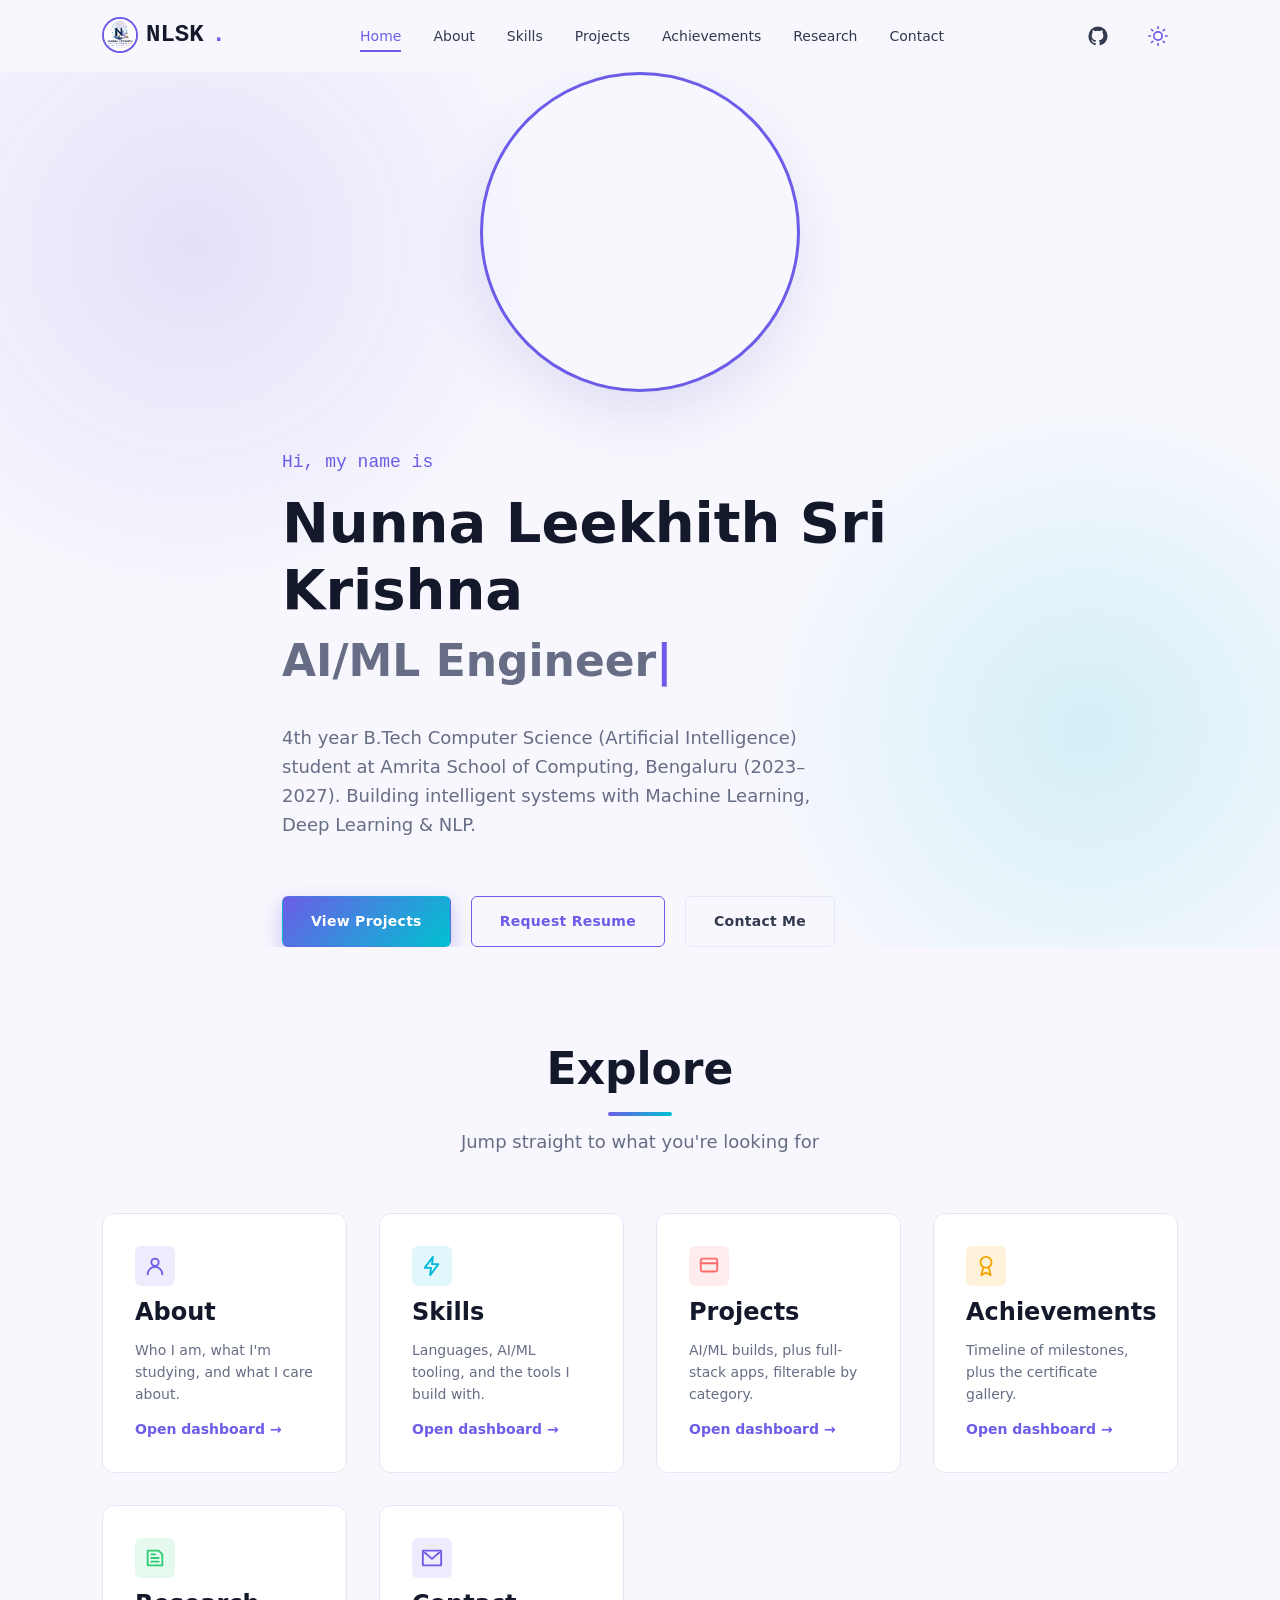
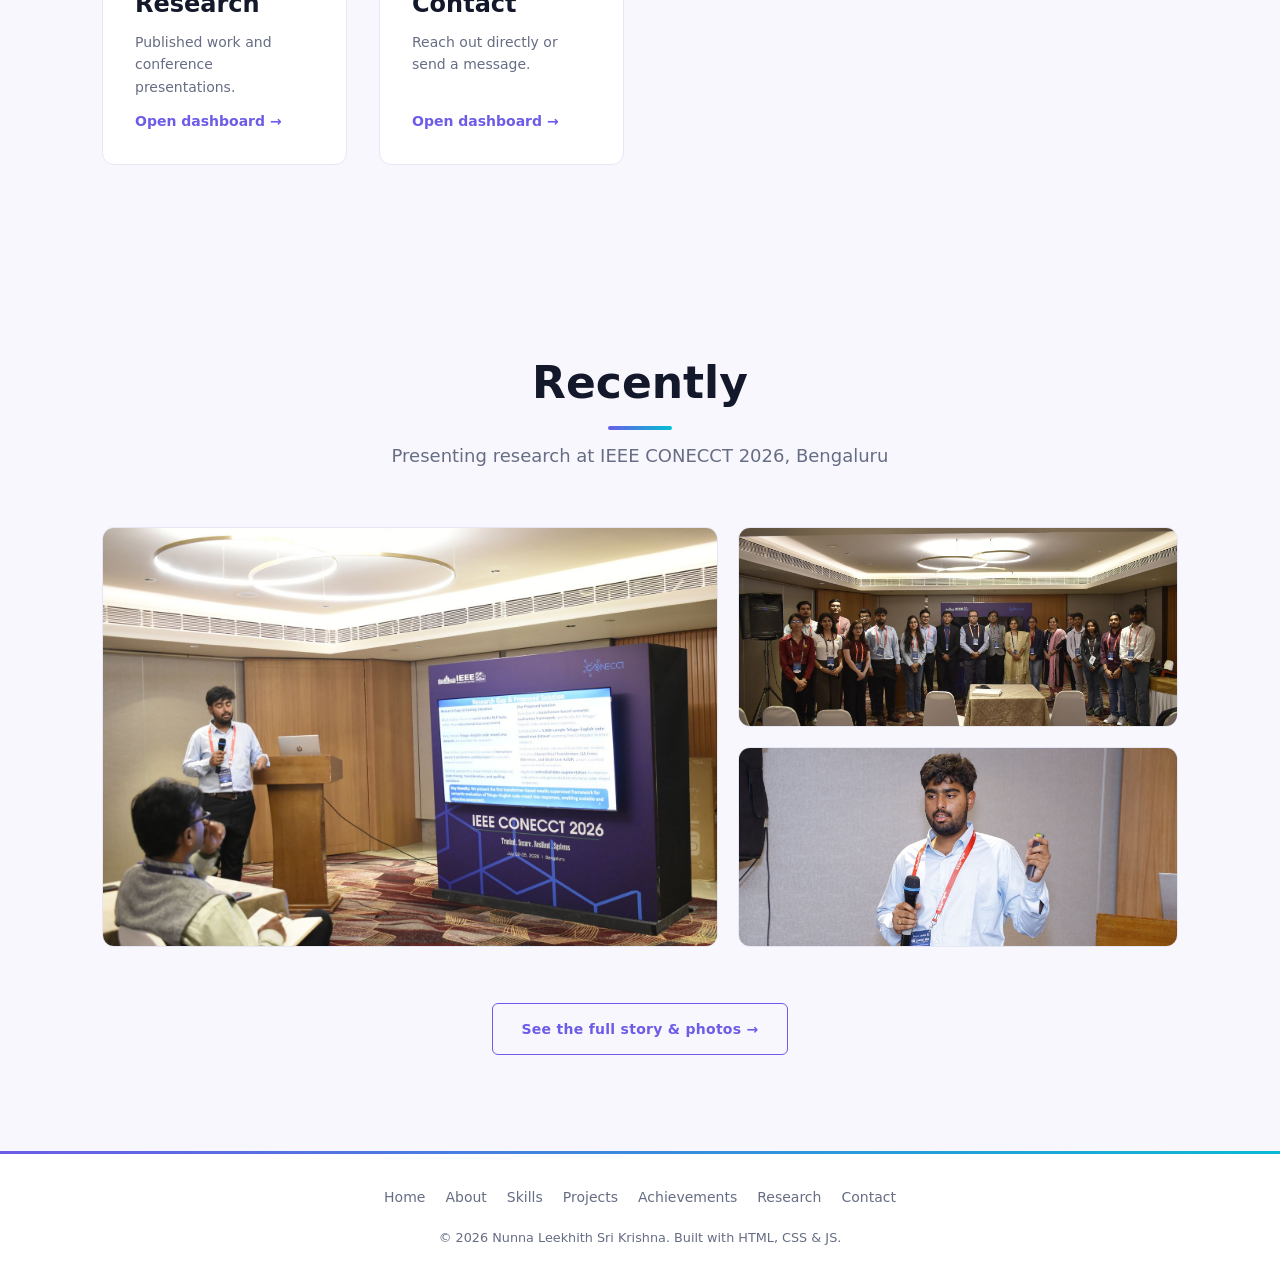
<file: index.html>
<!DOCTYPE html>
<html lang="en">
<head>
  <meta charset="UTF-8" />
  <meta name="viewport" content="width=device-width, initial-scale=1.0" />
  <title>Nunna Leekhith Sri Krishna | AI/ML Engineer &amp; Researcher</title>
  <meta name="description" content="Portfolio of Nunna Leekhith Sri Krishna — AI/ML Engineer &amp; Researcher specializing in Deep Learning, NLP, and Computer Vision." />
  <meta name="author" content="Nunna Leekhith Sri Krishna" />

  <!-- Open Graph -->
  <meta property="og:title" content="Nunna Leekhith Sri Krishna | AI/ML Engineer & Researcher" />
  <meta property="og:description" content="AI/ML Engineer & Researcher — Deep Learning, NLP, Computer Vision. Explore projects, research publications, and achievements." />
  <meta property="og:type" content="website" />
  <meta property="og:image" content="assets/gallery/logo.png" />

  <link rel="icon" type="image/x-icon" href="assets/images/favicon.ico" />

  <!-- Stylesheets -->
  <link rel="stylesheet" href="css/base.css" />
  <link rel="stylesheet" href="css/layout.css" />
  <link rel="stylesheet" href="css/navbar.css" />
  <link rel="stylesheet" href="css/hero.css" />
  <link rel="stylesheet" href="css/dashboard.css" />
  <link rel="stylesheet" href="css/footer.css" />
  <link rel="stylesheet" href="css/animations.css" />
</head>
<body data-page="home">
  <a class="skip-link" href="#main-content">Skip to main content</a>

  <!-- ===== NAVBAR ===== -->
  <header class="navbar" id="navbar">
    <div class="container navbar__inner">
      <a href="index.html" class="navbar__brand">
        <img src="assets/gallery/logo.png" alt="Nunna Leekhith Sri Krishna logo" class="navbar__brand-logo" width="36" height="36" />
        NLSK<span class="navbar__brand-dot">.</span>
      </a>

      <nav class="navbar__nav" id="primary-nav" aria-label="Primary">
        <ul class="navbar__links" id="navbar-links">
          <li><a href="index.html" class="navbar__link" data-nav-link>Home</a></li>
          <li><a href="about.html" class="navbar__link" data-nav-link>About</a></li>
          <li><a href="skills.html" class="navbar__link" data-nav-link>Skills</a></li>
          <li><a href="projects.html" class="navbar__link" data-nav-link>Projects</a></li>
          <li><a href="achievements.html" class="navbar__link" data-nav-link>Achievements</a></li>
          <li><a href="research.html" class="navbar__link" data-nav-link>Research</a></li>
          <li><a href="contact.html" class="navbar__link" data-nav-link>Contact</a></li>
        </ul>
      </nav>

      <div class="navbar__actions">
        <a href="https://github.com/leekhithnunna" class="navbar__github" target="_blank" rel="noopener noreferrer" aria-label="GitHub profile">
          <svg viewBox="0 0 24 24" aria-hidden="true" focusable="false"><path d="M12 .5A11.5 11.5 0 0 0 .5 12 11.5 11.5 0 0 0 8.4 23c.6.1.8-.3.8-.6v-2.1c-3.2.7-3.9-1.4-3.9-1.4-.5-1.3-1.2-1.7-1.2-1.7-1-.7.1-.7.1-.7 1.1.1 1.7 1.1 1.7 1.1 1 1.7 2.6 1.2 3.2.9.1-.7.4-1.2.7-1.5-2.6-.3-5.3-1.3-5.3-5.7 0-1.3.4-2.3 1.1-3.1-.1-.3-.5-1.5.1-3.1 0 0 .9-.3 3 1.1a10.4 10.4 0 0 1 5.5 0c2.1-1.4 3-1.1 3-1.1.6 1.6.2 2.8.1 3.1.7.8 1.1 1.8 1.1 3.1 0 4.4-2.7 5.4-5.3 5.7.4.4.8 1.1.8 2.2v3.3c0 .3.2.7.8.6A11.5 11.5 0 0 0 23.5 12 11.5 11.5 0 0 0 12 .5z"/></svg>
        </a>
        <button id="theme-toggle" class="theme-toggle" type="button" aria-label="Switch to light mode" aria-pressed="false">
          <svg class="theme-toggle__icon theme-toggle__icon--moon" viewBox="0 0 24 24" aria-hidden="true" focusable="false"><path d="M21 12.79A9 9 0 1 1 11.21 3 7 7 0 0 0 21 12.79z"/></svg>
          <svg class="theme-toggle__icon theme-toggle__icon--sun" viewBox="0 0 24 24" aria-hidden="true" focusable="false"><circle cx="12" cy="12" r="5"/><path d="M12 1v2M12 21v2M4.22 4.22l1.42 1.42M18.36 18.36l1.42 1.42M1 12h2M21 12h2M4.22 19.78l1.42-1.42M18.36 5.64l1.42-1.42"/></svg>
        </button>

        <button id="nav-toggle" class="nav-toggle" type="button" aria-label="Toggle navigation menu" aria-expanded="false" aria-controls="primary-nav">
          <span class="nav-toggle__bar"></span>
          <span class="nav-toggle__bar"></span>
          <span class="nav-toggle__bar"></span>
        </button>
      </div>
    </div>
  </header>

  <main id="main-content">
    <!-- ===== HERO ===== -->
    <section id="hero" class="hero">
      <div class="container hero__inner">
        <div class="hero__video-frame">
          <video src="assets/gallery/logo-animation.mp4" autoplay muted loop playsinline aria-label="Animated logo intro"></video>
        </div>

        <p class="hero__eyebrow reveal" data-reveal>Hi, my name is</p>
        <h1 class="hero__name reveal" data-reveal>Nunna Leekhith Sri Krishna</h1>
        <h2 class="hero__tagline reveal" data-reveal>
          <span id="typing-target" class="typing-target"></span><span class="typing-cursor" aria-hidden="true">|</span>
        </h2>
        <p class="hero__intro reveal" data-reveal>
          4th year B.Tech Computer Science (Artificial Intelligence) student at Amrita School of Computing, Bengaluru
          (2023&ndash;2027). Building intelligent systems with Machine Learning, Deep Learning &amp; NLP.
        </p>
        <div class="hero__cta reveal" data-reveal>
          <a href="projects.html" class="btn btn--primary">View Projects</a>
          <a href="mailto:leekhithnunna@gmail.com?subject=Resume%20Request&body=Hi%20Leekhith%2C%0A%0AI'd%20like%20to%20request%20a%20copy%20of%20your%20resume.%0A%0AName%3A%0AReason%20for%20request%3A%0A" class="btn btn--secondary" id="resume-request-btn">Request Resume</a>
          <a href="contact.html" class="btn btn--ghost">Contact Me</a>
        </div>
      </div>
    </section>

    <!-- ===== DASHBOARDS ===== -->
    <section class="dashboards section">
      <div class="container">
        <h2 class="section__title reveal" data-reveal>Explore</h2>
        <p class="section__subtitle reveal" data-reveal>Jump straight to what you're looking for</p>

        <div class="dashboards__grid">
          <a class="dashboard-card dashboard-card--1 reveal" data-reveal href="about.html">
            <span class="dashboard-card__icon">
              <svg viewBox="0 0 24 24"><circle cx="12" cy="8" r="4"/><path d="M4 21c0-4.4 3.6-8 8-8s8 3.6 8 8"/></svg>
            </span>
            <h3 class="dashboard-card__title">About</h3>
            <p class="dashboard-card__desc">Who I am, what I'm studying, and what I care about.</p>
            <span class="dashboard-card__link">Open dashboard &rarr;</span>
          </a>

          <a class="dashboard-card dashboard-card--2 reveal" data-reveal href="skills.html">
            <span class="dashboard-card__icon">
              <svg viewBox="0 0 24 24"><path d="M13 2 4 14h7l-1 8 9-12h-7l1-8z"/></svg>
            </span>
            <h3 class="dashboard-card__title">Skills</h3>
            <p class="dashboard-card__desc">Languages, AI/ML tooling, and the tools I build with.</p>
            <span class="dashboard-card__link">Open dashboard &rarr;</span>
          </a>

          <a class="dashboard-card dashboard-card--3 reveal" data-reveal href="projects.html">
            <span class="dashboard-card__icon">
              <svg viewBox="0 0 24 24"><rect x="3" y="4" width="18" height="14" rx="2"/><path d="M3 9h18"/></svg>
            </span>
            <h3 class="dashboard-card__title">Projects</h3>
            <p class="dashboard-card__desc">AI/ML builds, plus full-stack apps, filterable by category.</p>
            <span class="dashboard-card__link">Open dashboard &rarr;</span>
          </a>

          <a class="dashboard-card dashboard-card--4 reveal" data-reveal href="achievements.html">
            <span class="dashboard-card__icon">
              <svg viewBox="0 0 24 24"><circle cx="12" cy="8" r="6"/><path d="M9 13.5 7 22l5-3 5 3-2-8.5"/></svg>
            </span>
            <h3 class="dashboard-card__title">Achievements</h3>
            <p class="dashboard-card__desc">Timeline of milestones, plus the certificate gallery.</p>
            <span class="dashboard-card__link">Open dashboard &rarr;</span>
          </a>

          <a class="dashboard-card dashboard-card--5 reveal" data-reveal href="research.html">
            <span class="dashboard-card__icon">
              <svg viewBox="0 0 24 24"><path d="M4 4h12l4 4v12H4z"/><path d="M8 12h8M8 16h8M8 8h4"/></svg>
            </span>
            <h3 class="dashboard-card__title">Research</h3>
            <p class="dashboard-card__desc">Published work and conference presentations.</p>
            <span class="dashboard-card__link">Open dashboard &rarr;</span>
          </a>

          <a class="dashboard-card dashboard-card--1 reveal" data-reveal href="contact.html">
            <span class="dashboard-card__icon">
              <svg viewBox="0 0 24 24"><path d="M2 4h20v16H2V4z"/><path d="m4 6 8 7 8-7"/></svg>
            </span>
            <h3 class="dashboard-card__title">Contact</h3>
            <p class="dashboard-card__desc">Reach out directly or send a message.</p>
            <span class="dashboard-card__link">Open dashboard &rarr;</span>
          </a>
        </div>
      </div>
    </section>

    <!-- ===== CONFERENCE SPOTLIGHT ===== -->
    <section class="spotlight section">
      <div class="container">
        <h2 class="section__title reveal" data-reveal>Recently</h2>
        <p class="section__subtitle reveal" data-reveal>Presenting research at IEEE CONECCT 2026, Bengaluru</p>

        <div class="spotlight__grid">
          <a class="spotlight__photo spotlight__photo--main reveal" data-reveal href="research.html">
            <img src="assets/gallery/conecct-2026/conecct-2026-05.jpg" alt="Leekhith Nunna presenting at IEEE CONECCT 2026" loading="lazy" />
          </a>
          <a class="spotlight__photo reveal" data-reveal href="research.html">
            <img src="assets/gallery/conecct-2026/conecct-2026-07.jpg" alt="Group photo at IEEE CONECCT 2026" loading="lazy" />
          </a>
          <a class="spotlight__photo reveal" data-reveal href="research.html">
            <img src="assets/gallery/conecct-2026/conecct-2026-10.jpg" alt="Presenting the dataset and methodology at IEEE CONECCT 2026" loading="lazy" />
          </a>
        </div>

        <p class="spotlight__cta reveal" data-reveal>
          <a href="research.html" class="btn btn--secondary">See the full story &amp; photos &rarr;</a>
        </p>
      </div>
    </section>
  </main>

  <!-- ===== FOOTER ===== -->
  <footer class="footer">
    <div class="container footer__inner">
      <nav class="footer__nav" aria-label="Footer">
        <a href="index.html">Home</a>
        <a href="about.html">About</a>
        <a href="skills.html">Skills</a>
        <a href="projects.html">Projects</a>
        <a href="achievements.html">Achievements</a>
        <a href="research.html">Research</a>
        <a href="contact.html">Contact</a>
      </nav>
      <p class="footer__copyright">&copy; <span id="footer-year"></span> Nunna Leekhith Sri Krishna. Built with HTML, CSS &amp; JS.</p>
    </div>
  </footer>

  <script type="module" src="js/main.js"></script>
</body>
</html>
</file>
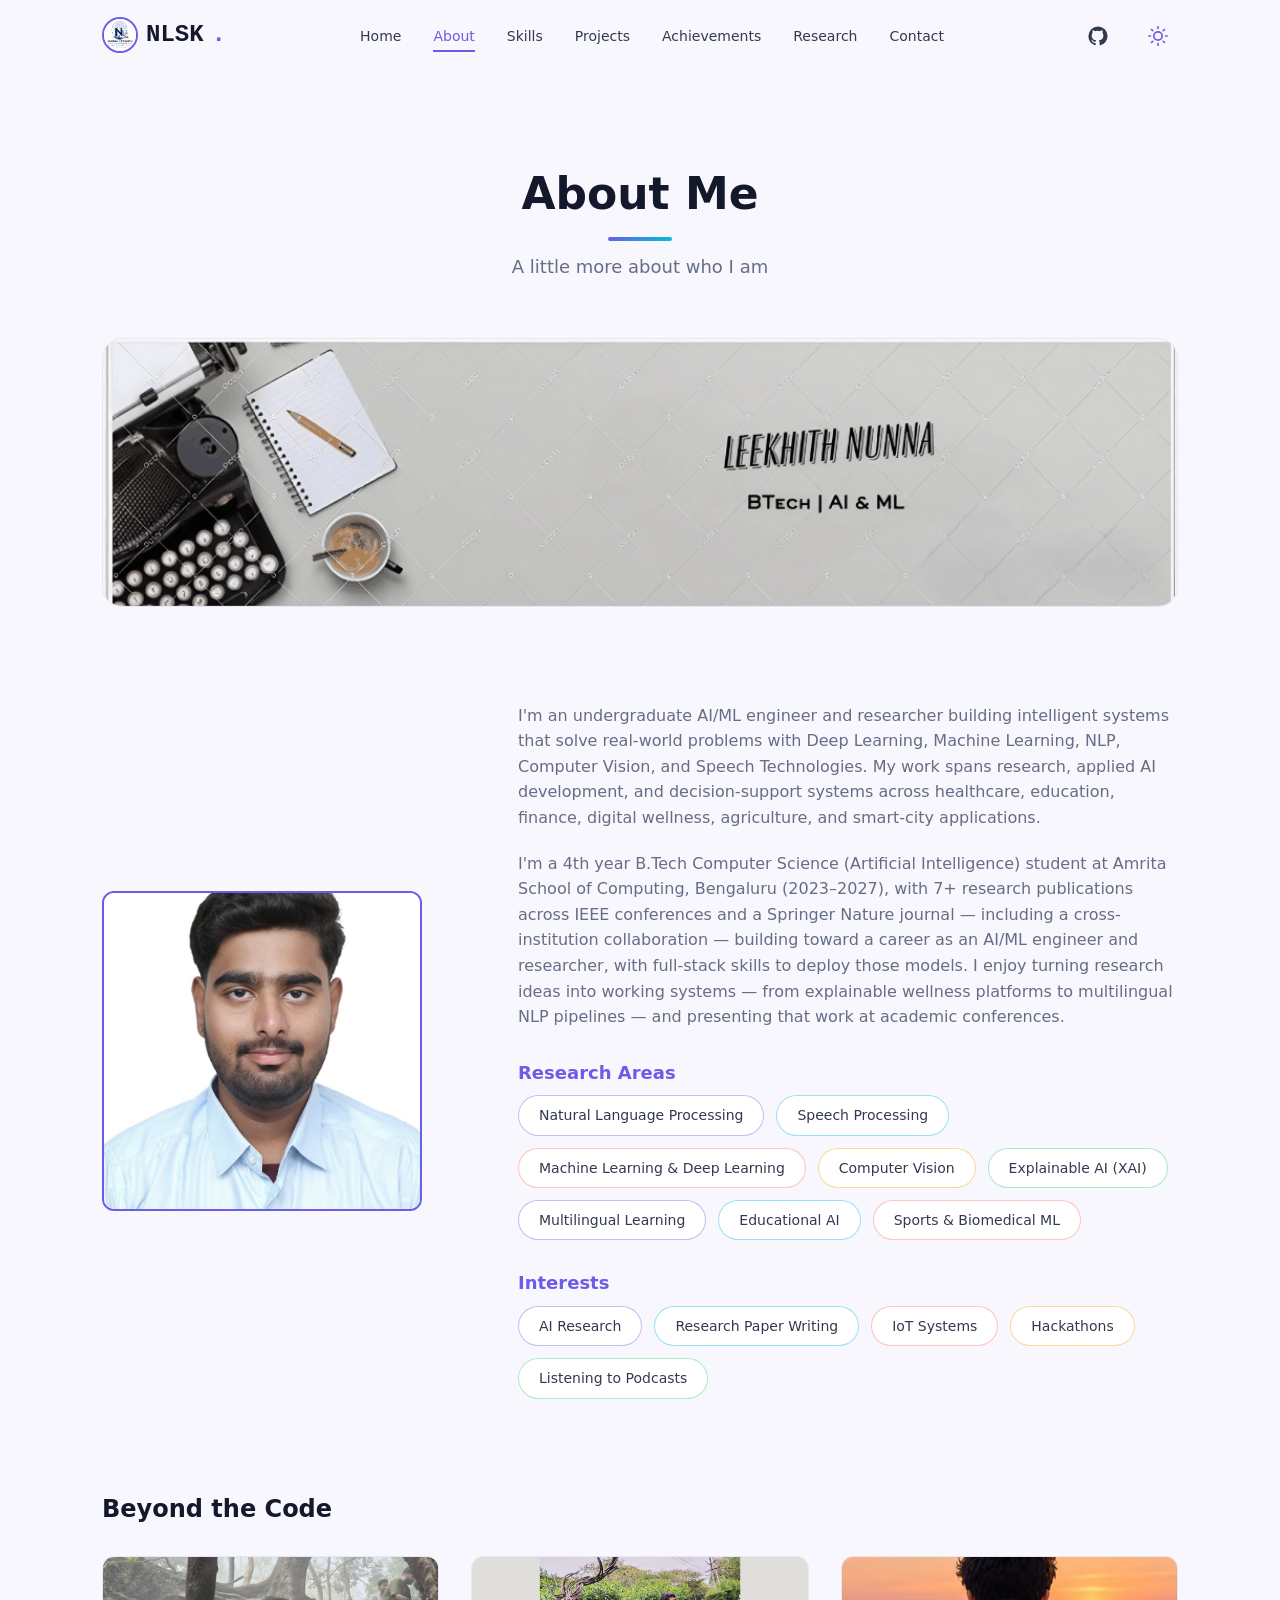
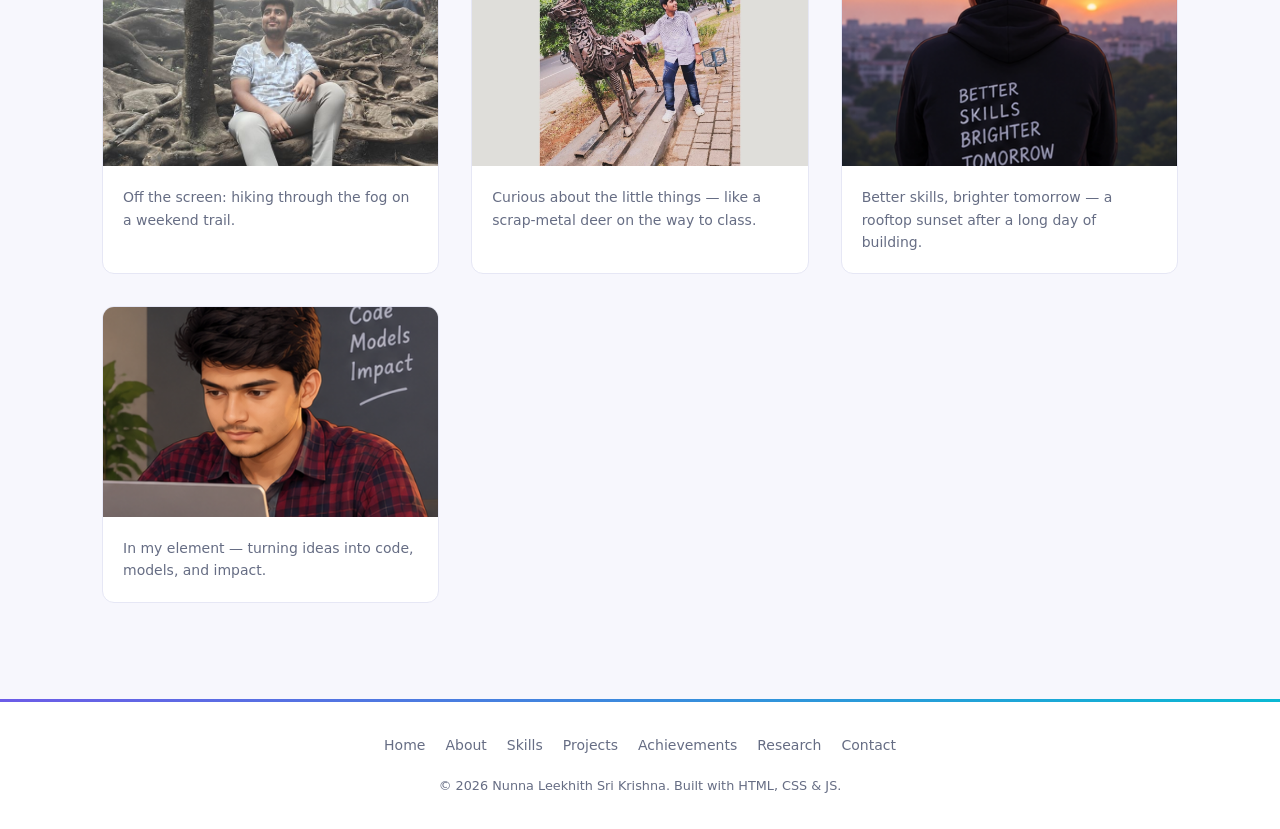
<file: about.html>
<!DOCTYPE html>
<html lang="en">
<head>
  <meta charset="UTF-8" />
  <meta name="viewport" content="width=device-width, initial-scale=1.0" />
  <title>About | Nunna Leekhith Sri Krishna</title>
  <meta name="description" content="About Nunna Leekhith Sri Krishna — AI/ML Engineer &amp; Researcher, B.Tech CSE (AI) student at Amrita School of Computing." />
  <meta name="author" content="Nunna Leekhith Sri Krishna" />
  <meta property="og:image" content="assets/gallery/profile-alt.jpeg" />

  <link rel="icon" type="image/x-icon" href="assets/images/favicon.ico" />

  <link rel="stylesheet" href="css/base.css" />
  <link rel="stylesheet" href="css/layout.css" />
  <link rel="stylesheet" href="css/navbar.css" />
  <link rel="stylesheet" href="css/about.css" />
  <link rel="stylesheet" href="css/gallery.css" />
  <link rel="stylesheet" href="css/footer.css" />
  <link rel="stylesheet" href="css/animations.css" />
</head>
<body data-page="about">
  <a class="skip-link" href="#main-content">Skip to main content</a>

  <!-- ===== NAVBAR ===== -->
  <header class="navbar" id="navbar">
    <div class="container navbar__inner">
      <a href="index.html" class="navbar__brand">
        <img src="assets/gallery/logo.png" alt="Nunna Leekhith Sri Krishna logo" class="navbar__brand-logo" width="36" height="36" />
        NLSK<span class="navbar__brand-dot">.</span>
      </a>

      <nav class="navbar__nav" id="primary-nav" aria-label="Primary">
        <ul class="navbar__links" id="navbar-links">
          <li><a href="index.html" class="navbar__link" data-nav-link>Home</a></li>
          <li><a href="about.html" class="navbar__link" data-nav-link>About</a></li>
          <li><a href="skills.html" class="navbar__link" data-nav-link>Skills</a></li>
          <li><a href="projects.html" class="navbar__link" data-nav-link>Projects</a></li>
          <li><a href="achievements.html" class="navbar__link" data-nav-link>Achievements</a></li>
          <li><a href="research.html" class="navbar__link" data-nav-link>Research</a></li>
          <li><a href="contact.html" class="navbar__link" data-nav-link>Contact</a></li>
        </ul>
      </nav>

      <div class="navbar__actions">
        <a href="https://github.com/leekhithnunna" class="navbar__github" target="_blank" rel="noopener noreferrer" aria-label="GitHub profile">
          <svg viewBox="0 0 24 24" aria-hidden="true" focusable="false"><path d="M12 .5A11.5 11.5 0 0 0 .5 12 11.5 11.5 0 0 0 8.4 23c.6.1.8-.3.8-.6v-2.1c-3.2.7-3.9-1.4-3.9-1.4-.5-1.3-1.2-1.7-1.2-1.7-1-.7.1-.7.1-.7 1.1.1 1.7 1.1 1.7 1.1 1 1.7 2.6 1.2 3.2.9.1-.7.4-1.2.7-1.5-2.6-.3-5.3-1.3-5.3-5.7 0-1.3.4-2.3 1.1-3.1-.1-.3-.5-1.5.1-3.1 0 0 .9-.3 3 1.1a10.4 10.4 0 0 1 5.5 0c2.1-1.4 3-1.1 3-1.1.6 1.6.2 2.8.1 3.1.7.8 1.1 1.8 1.1 3.1 0 4.4-2.7 5.4-5.3 5.7.4.4.8 1.1.8 2.2v3.3c0 .3.2.7.8.6A11.5 11.5 0 0 0 23.5 12 11.5 11.5 0 0 0 12 .5z"/></svg>
        </a>
        <button id="theme-toggle" class="theme-toggle" type="button" aria-label="Switch to light mode" aria-pressed="false">
          <svg class="theme-toggle__icon theme-toggle__icon--moon" viewBox="0 0 24 24" aria-hidden="true" focusable="false"><path d="M21 12.79A9 9 0 1 1 11.21 3 7 7 0 0 0 21 12.79z"/></svg>
          <svg class="theme-toggle__icon theme-toggle__icon--sun" viewBox="0 0 24 24" aria-hidden="true" focusable="false"><circle cx="12" cy="12" r="5"/><path d="M12 1v2M12 21v2M4.22 4.22l1.42 1.42M18.36 18.36l1.42 1.42M1 12h2M21 12h2M4.22 19.78l1.42-1.42M18.36 5.64l1.42-1.42"/></svg>
        </button>

        <button id="nav-toggle" class="nav-toggle" type="button" aria-label="Toggle navigation menu" aria-expanded="false" aria-controls="primary-nav">
          <span class="nav-toggle__bar"></span>
          <span class="nav-toggle__bar"></span>
          <span class="nav-toggle__bar"></span>
        </button>
      </div>
    </div>
  </header>

  <main id="main-content">
    <!-- ===== ABOUT ===== -->
    <section id="about" class="about section">
      <div class="container">
        <h2 class="section__title reveal" data-reveal>About Me</h2>
        <p class="section__subtitle reveal" data-reveal>A little more about who I am</p>

        <div class="about__banner reveal" data-reveal>
          <img src="assets/gallery/linkedin-cover.png" alt="Leekhith Nunna — B.Tech AI &amp; ML" loading="lazy" width="1584" height="396" />
        </div>

        <div class="about__grid">
          <div class="about__image reveal" data-reveal>
            <div class="about__image-frame">
              <img src="assets/gallery/profile-alt.jpeg" alt="Portrait of Nunna Leekhith Sri Krishna" loading="lazy" width="360" height="360" />
            </div>
          </div>

          <div class="about__content reveal" data-reveal>
            <p>
              I'm an undergraduate AI/ML engineer and researcher building intelligent systems that solve real-world
              problems with Deep Learning, Machine Learning, NLP, Computer Vision, and Speech Technologies. My work
              spans research, applied AI development, and decision-support systems across healthcare, education,
              finance, digital wellness, agriculture, and smart-city applications.
            </p>
            <p>
              I'm a 4th year B.Tech Computer Science (Artificial Intelligence) student at Amrita School of Computing,
              Bengaluru (2023&ndash;2027), with 7+ research publications across IEEE conferences and a Springer
              Nature journal &mdash; including a cross-institution collaboration &mdash; building toward a career as
              an AI/ML engineer and researcher, with full-stack skills to deploy those models. I enjoy turning
              research ideas into working systems &mdash; from explainable wellness platforms to multilingual NLP
              pipelines &mdash; and presenting that work at academic conferences.
            </p>

            <h3 class="about__interests-title">Research Areas</h3>
            <ul class="about__interests" role="list">
              <li>Natural Language Processing</li>
              <li>Speech Processing</li>
              <li>Machine Learning &amp; Deep Learning</li>
              <li>Computer Vision</li>
              <li>Explainable AI (XAI)</li>
              <li>Multilingual Learning</li>
              <li>Educational AI</li>
              <li>Sports &amp; Biomedical ML</li>
            </ul>

            <h3 class="about__interests-title">Interests</h3>
            <ul class="about__interests" role="list">
              <li>AI Research</li>
              <li>Research Paper Writing</li>
              <li>IoT Systems</li>
              <li>Hackathons</li>
              <li>Listening to Podcasts</li>
            </ul>
          </div>
        </div>

        <div class="about__beyond">
          <h3 class="subsection__title reveal" data-reveal>Beyond the Code</h3>
          <div class="about__beyond-grid">
            <figure class="about__beyond-card reveal" data-reveal>
              <button
                type="button"
                class="about__beyond-photo"
                data-lightbox-trigger="assets/gallery/profile-portrait.jpg"
                data-lightbox-caption="Hiking through the fog at the tree roots trail"
                aria-label="View larger photo"
              >
                <img src="assets/gallery/profile-portrait.jpg" alt="Nunna Leekhith Sri Krishna hiking among tree roots" loading="lazy" />
              </button>
              <figcaption class="about__beyond-caption">Off the screen: hiking through the fog on a weekend trail.</figcaption>
            </figure>

            <figure class="about__beyond-card reveal" data-reveal>
              <button
                type="button"
                class="about__beyond-photo"
                data-lightbox-trigger="assets/gallery/profile-casual.jpg"
                data-lightbox-caption="Exploring a scrap-metal deer sculpture around campus"
                aria-label="View larger photo"
              >
                <img src="assets/gallery/profile-casual.jpg" alt="Nunna Leekhith Sri Krishna next to a scrap-metal deer sculpture" loading="lazy" />
              </button>
              <figcaption class="about__beyond-caption">Curious about the little things — like a scrap-metal deer on the way to class.</figcaption>
            </figure>

            <figure class="about__beyond-card reveal" data-reveal>
              <button
                type="button"
                class="about__beyond-photo"
                data-lightbox-trigger="assets/anime/sunset-rooftop.png"
                data-lightbox-caption="Better skills, brighter tomorrow — watching the sunset over Bengaluru"
                aria-label="View larger photo"
              >
                <img src="assets/anime/sunset-rooftop.png" alt="Nunna Leekhith Sri Krishna watching the sunset from a rooftop in a hoodie that reads Better Skills Brighter Tomorrow" loading="lazy" />
              </button>
              <figcaption class="about__beyond-caption">Better skills, brighter tomorrow — a rooftop sunset after a long day of building.</figcaption>
            </figure>

            <figure class="about__beyond-card reveal" data-reveal>
              <button
                type="button"
                class="about__beyond-photo"
                data-lightbox-trigger="assets/anime/coding-focus.png"
                data-lightbox-caption="Deep in focus — ideas, code, models, impact"
                aria-label="View larger photo"
              >
                <img src="assets/anime/coding-focus.png" alt="Nunna Leekhith Sri Krishna focused on his laptop, coding" loading="lazy" />
              </button>
              <figcaption class="about__beyond-caption">In my element — turning ideas into code, models, and impact.</figcaption>
            </figure>
          </div>
        </div>
      </div>
    </section>
  </main>

  <!-- ===== FOOTER ===== -->
  <footer class="footer">
    <div class="container footer__inner">
      <nav class="footer__nav" aria-label="Footer">
        <a href="index.html">Home</a>
        <a href="about.html">About</a>
        <a href="skills.html">Skills</a>
        <a href="projects.html">Projects</a>
        <a href="achievements.html">Achievements</a>
        <a href="research.html">Research</a>
        <a href="contact.html">Contact</a>
      </nav>
      <p class="footer__copyright">&copy; <span id="footer-year"></span> Nunna Leekhith Sri Krishna. Built with HTML, CSS &amp; JS.</p>
    </div>
  </footer>

  <script type="module" src="js/main.js"></script>
</body>
</html>
</file>
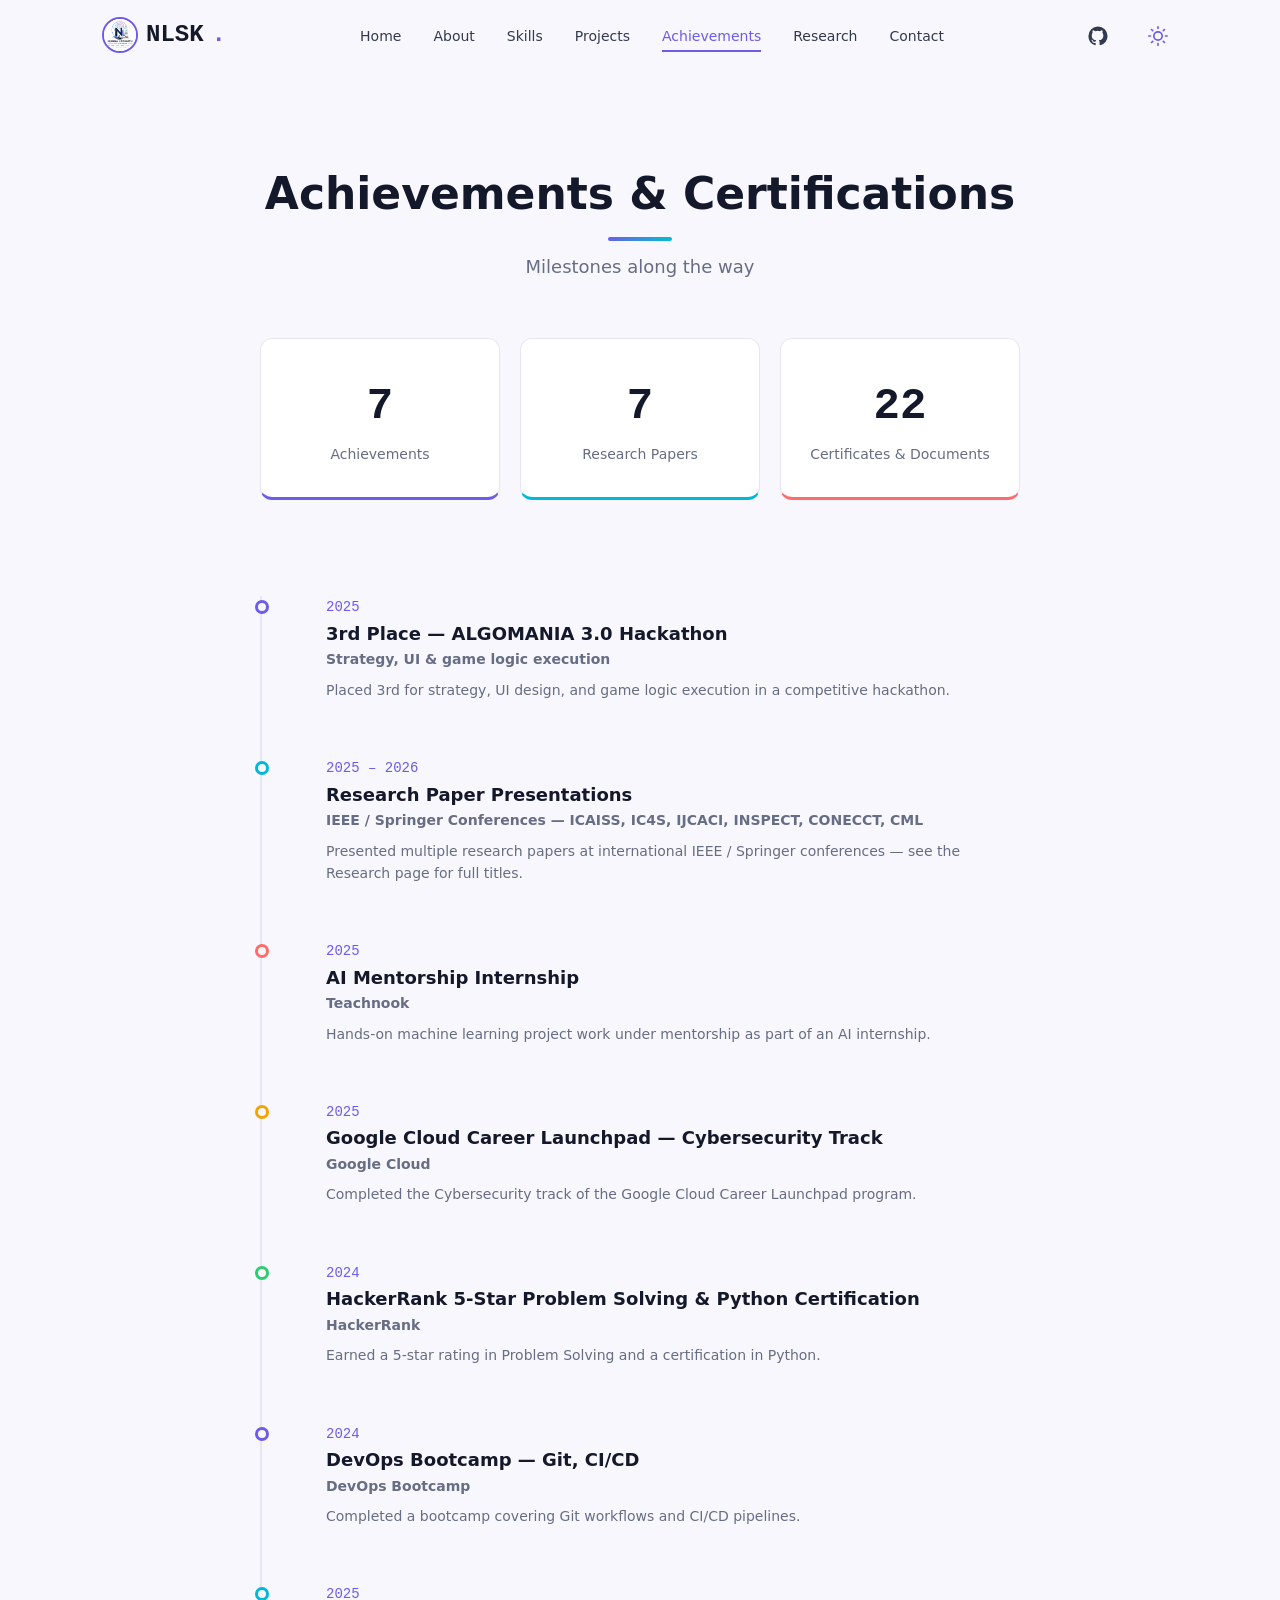
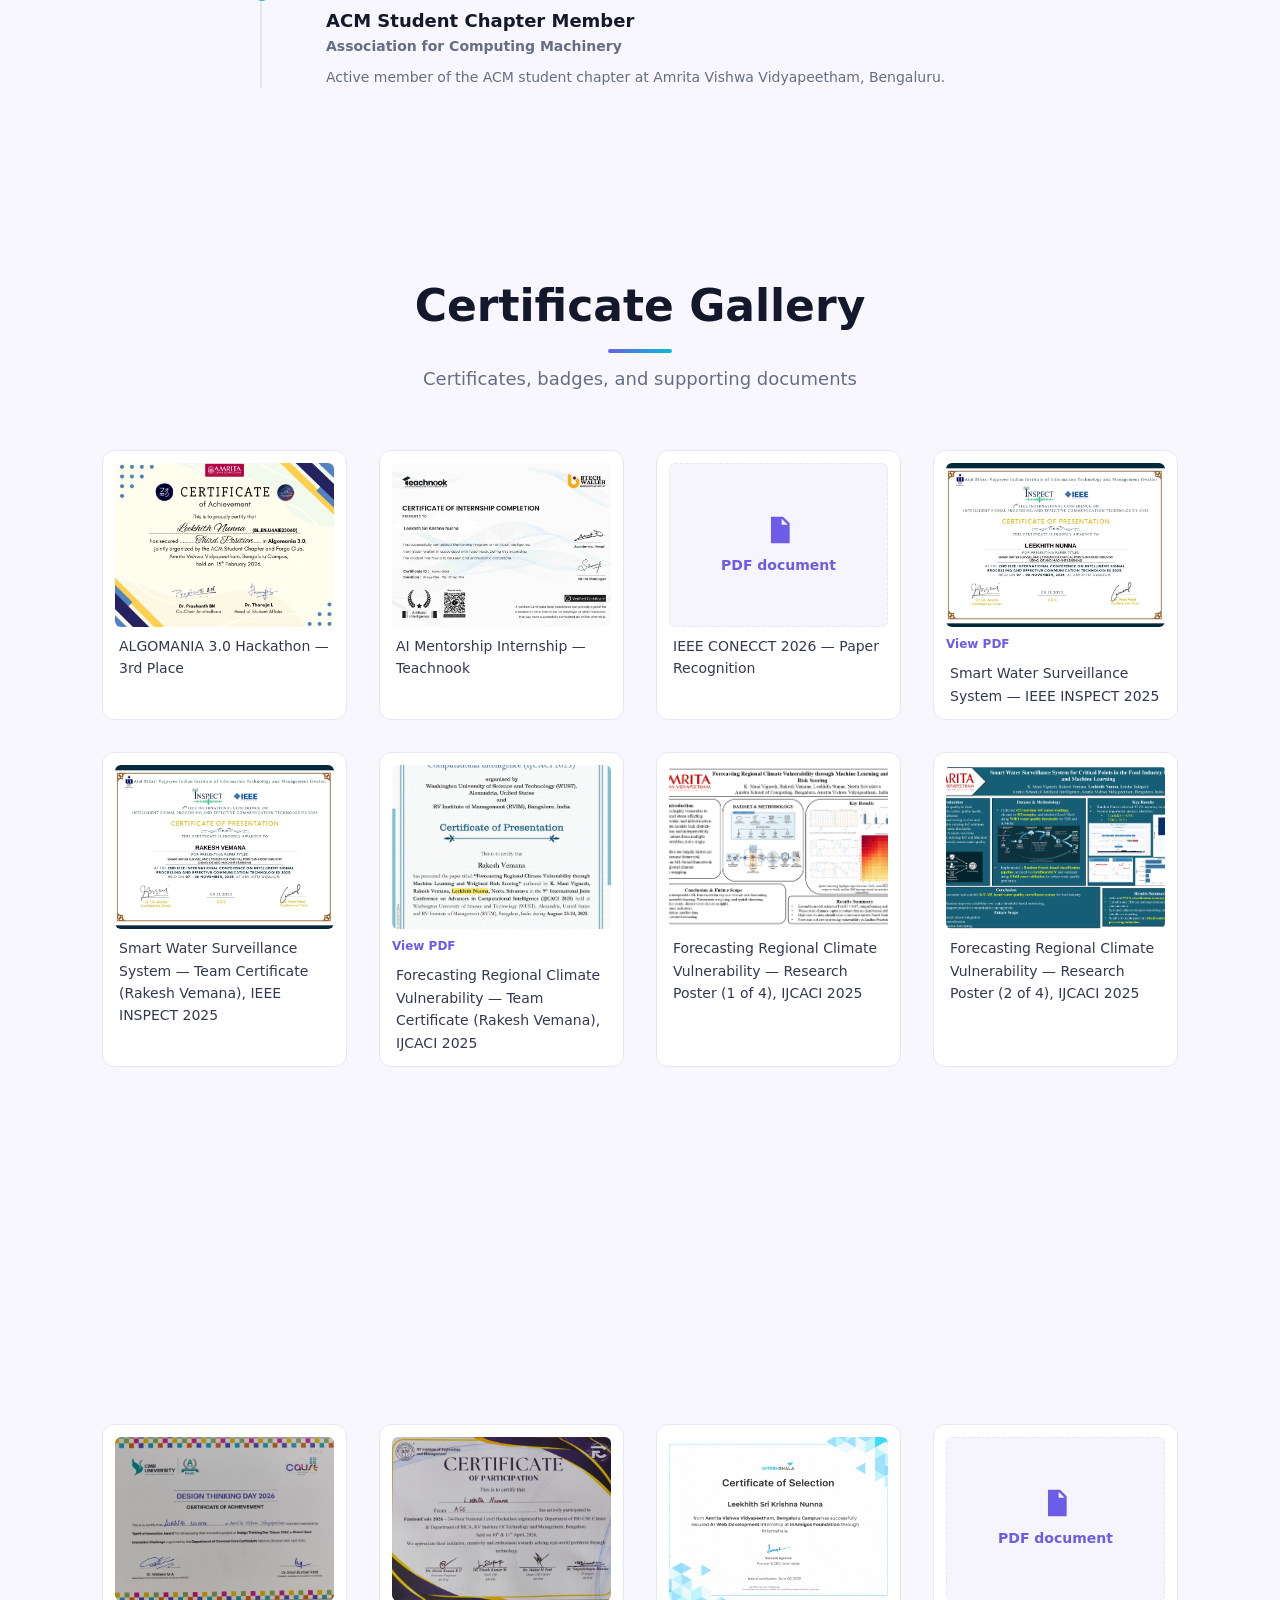
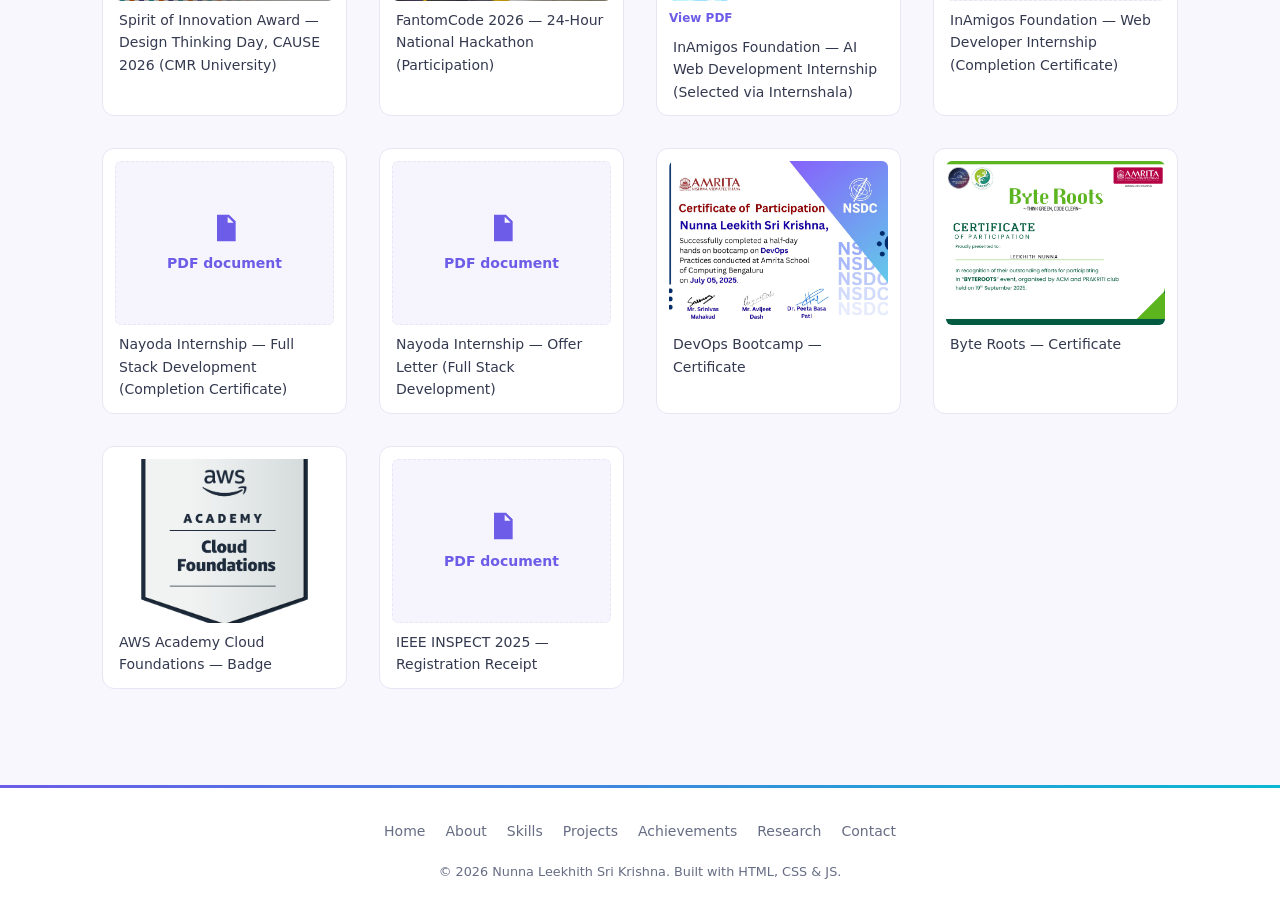
<file: achievements.html>
<!DOCTYPE html>
<html lang="en">
<head>
  <meta charset="UTF-8" />
  <meta name="viewport" content="width=device-width, initial-scale=1.0" />
  <title>Achievements | Nunna Leekhith Sri Krishna</title>
  <meta name="description" content="Achievements, certifications, and certificate gallery for Nunna Leekhith Sri Krishna." />
  <meta name="author" content="Nunna Leekhith Sri Krishna" />

  <link rel="icon" type="image/x-icon" href="assets/images/favicon.ico" />

  <link rel="stylesheet" href="css/base.css" />
  <link rel="stylesheet" href="css/layout.css" />
  <link rel="stylesheet" href="css/navbar.css" />
  <link rel="stylesheet" href="css/achievements.css" />
  <link rel="stylesheet" href="css/gallery.css" />
  <link rel="stylesheet" href="css/footer.css" />
  <link rel="stylesheet" href="css/animations.css" />
</head>
<body data-page="achievements">
  <a class="skip-link" href="#main-content">Skip to main content</a>

  <!-- ===== NAVBAR ===== -->
  <header class="navbar" id="navbar">
    <div class="container navbar__inner">
      <a href="index.html" class="navbar__brand">
        <img src="assets/gallery/logo.png" alt="Nunna Leekhith Sri Krishna logo" class="navbar__brand-logo" width="36" height="36" />
        NLSK<span class="navbar__brand-dot">.</span>
      </a>

      <nav class="navbar__nav" id="primary-nav" aria-label="Primary">
        <ul class="navbar__links" id="navbar-links">
          <li><a href="index.html" class="navbar__link" data-nav-link>Home</a></li>
          <li><a href="about.html" class="navbar__link" data-nav-link>About</a></li>
          <li><a href="skills.html" class="navbar__link" data-nav-link>Skills</a></li>
          <li><a href="projects.html" class="navbar__link" data-nav-link>Projects</a></li>
          <li><a href="achievements.html" class="navbar__link" data-nav-link>Achievements</a></li>
          <li><a href="research.html" class="navbar__link" data-nav-link>Research</a></li>
          <li><a href="contact.html" class="navbar__link" data-nav-link>Contact</a></li>
        </ul>
      </nav>

      <div class="navbar__actions">
        <a href="https://github.com/leekhithnunna" class="navbar__github" target="_blank" rel="noopener noreferrer" aria-label="GitHub profile">
          <svg viewBox="0 0 24 24" aria-hidden="true" focusable="false"><path d="M12 .5A11.5 11.5 0 0 0 .5 12 11.5 11.5 0 0 0 8.4 23c.6.1.8-.3.8-.6v-2.1c-3.2.7-3.9-1.4-3.9-1.4-.5-1.3-1.2-1.7-1.2-1.7-1-.7.1-.7.1-.7 1.1.1 1.7 1.1 1.7 1.1 1 1.7 2.6 1.2 3.2.9.1-.7.4-1.2.7-1.5-2.6-.3-5.3-1.3-5.3-5.7 0-1.3.4-2.3 1.1-3.1-.1-.3-.5-1.5.1-3.1 0 0 .9-.3 3 1.1a10.4 10.4 0 0 1 5.5 0c2.1-1.4 3-1.1 3-1.1.6 1.6.2 2.8.1 3.1.7.8 1.1 1.8 1.1 3.1 0 4.4-2.7 5.4-5.3 5.7.4.4.8 1.1.8 2.2v3.3c0 .3.2.7.8.6A11.5 11.5 0 0 0 23.5 12 11.5 11.5 0 0 0 12 .5z"/></svg>
        </a>
        <button id="theme-toggle" class="theme-toggle" type="button" aria-label="Switch to light mode" aria-pressed="false">
          <svg class="theme-toggle__icon theme-toggle__icon--moon" viewBox="0 0 24 24" aria-hidden="true" focusable="false"><path d="M21 12.79A9 9 0 1 1 11.21 3 7 7 0 0 0 21 12.79z"/></svg>
          <svg class="theme-toggle__icon theme-toggle__icon--sun" viewBox="0 0 24 24" aria-hidden="true" focusable="false"><circle cx="12" cy="12" r="5"/><path d="M12 1v2M12 21v2M4.22 4.22l1.42 1.42M18.36 18.36l1.42 1.42M1 12h2M21 12h2M4.22 19.78l1.42-1.42M18.36 5.64l1.42-1.42"/></svg>
        </button>

        <button id="nav-toggle" class="nav-toggle" type="button" aria-label="Toggle navigation menu" aria-expanded="false" aria-controls="primary-nav">
          <span class="nav-toggle__bar"></span>
          <span class="nav-toggle__bar"></span>
          <span class="nav-toggle__bar"></span>
        </button>
      </div>
    </div>
  </header>

  <main id="main-content">
    <!-- ===== ACHIEVEMENTS ===== -->
    <section id="achievements" class="achievements section">
      <div class="container">
        <h2 class="section__title reveal" data-reveal>Achievements &amp; Certifications</h2>
        <p class="section__subtitle reveal" data-reveal>Milestones along the way</p>

        <div class="stat-tiles">
          <div class="stat-tile stat-tile--1 reveal" data-reveal>
            <span class="stat-tile__value">7</span>
            <span class="stat-tile__label">Achievements</span>
          </div>
          <div class="stat-tile stat-tile--2 reveal" data-reveal>
            <span class="stat-tile__value">7</span>
            <span class="stat-tile__label">Research Papers</span>
          </div>
          <div class="stat-tile stat-tile--3 reveal" data-reveal>
            <span class="stat-tile__value">22</span>
            <span class="stat-tile__label">Certificates &amp; Documents</span>
          </div>
        </div>

        <ol class="achievements__timeline" id="achievements-timeline"><!-- populated by main.js --></ol>
      </div>
    </section>

    <!-- ===== CERTIFICATE GALLERY ===== -->
    <section class="certificates section">
      <div class="container">
        <h2 class="section__title reveal" data-reveal>Certificate Gallery</h2>
        <p class="section__subtitle reveal" data-reveal>Certificates, badges, and supporting documents</p>

        <div class="certificate__grid" id="certificate-grid"><!-- populated by certificateGallery.js --></div>
      </div>
    </section>
  </main>

  <!-- ===== FOOTER ===== -->
  <footer class="footer">
    <div class="container footer__inner">
      <nav class="footer__nav" aria-label="Footer">
        <a href="index.html">Home</a>
        <a href="about.html">About</a>
        <a href="skills.html">Skills</a>
        <a href="projects.html">Projects</a>
        <a href="achievements.html">Achievements</a>
        <a href="research.html">Research</a>
        <a href="contact.html">Contact</a>
      </nav>
      <p class="footer__copyright">&copy; <span id="footer-year"></span> Nunna Leekhith Sri Krishna. Built with HTML, CSS &amp; JS.</p>
    </div>
  </footer>

  <script type="module" src="js/main.js"></script>
</body>
</html>
</file>
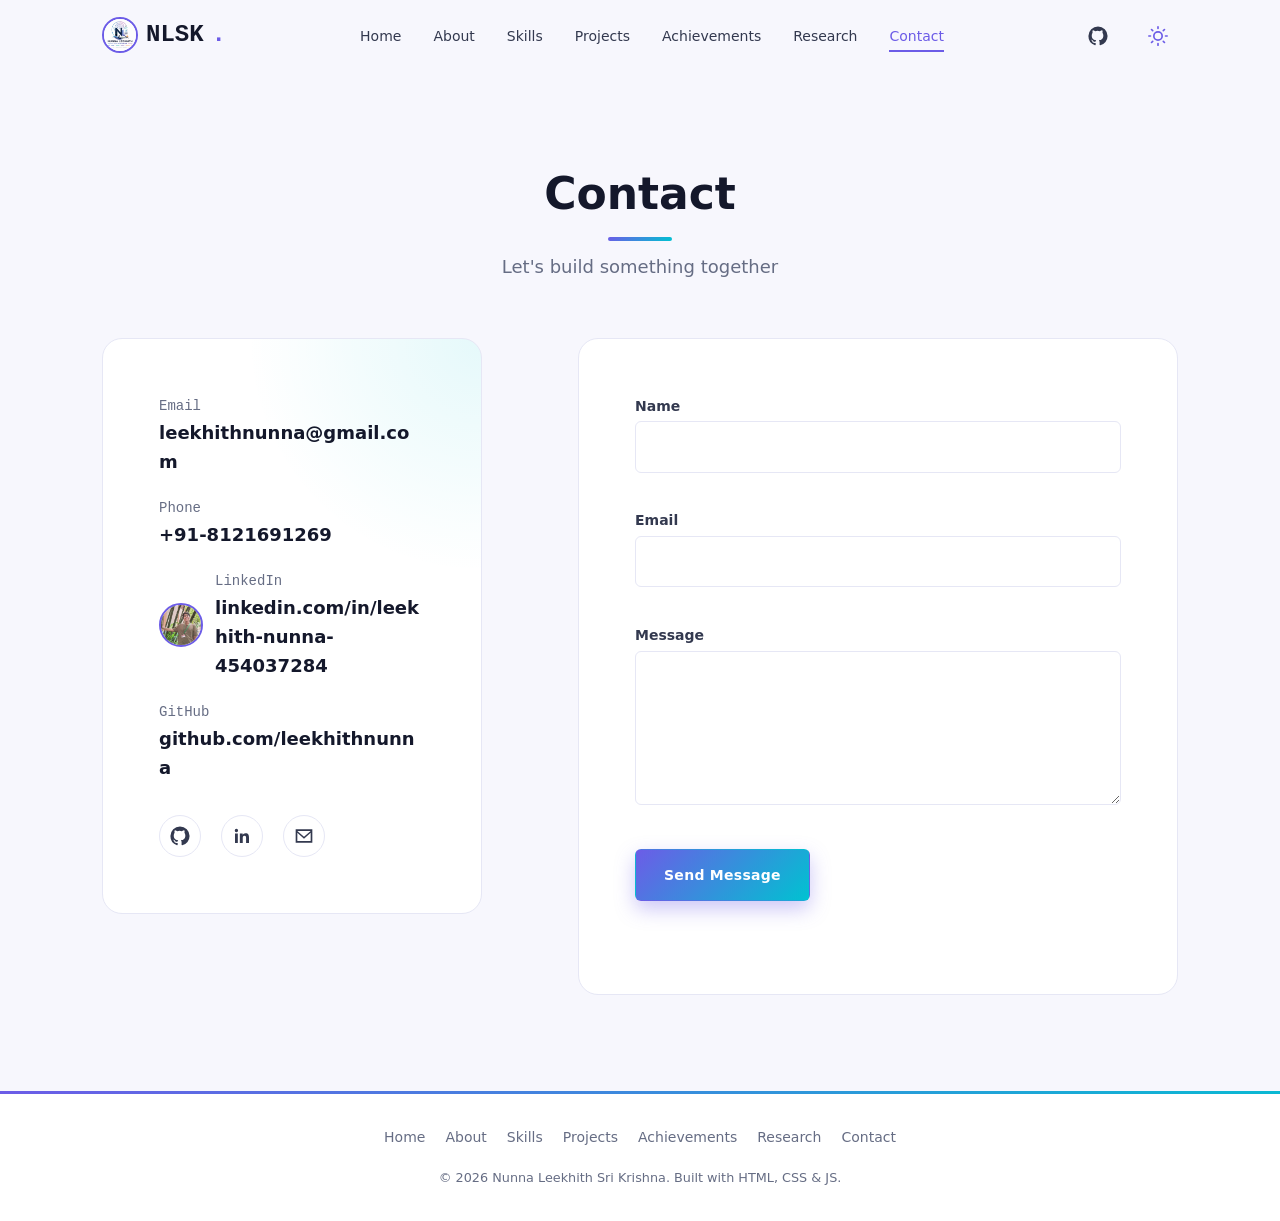
<file: contact.html>
<!DOCTYPE html>
<html lang="en">
<head>
  <meta charset="UTF-8" />
  <meta name="viewport" content="width=device-width, initial-scale=1.0" />
  <title>Contact | Nunna Leekhith Sri Krishna</title>
  <meta name="description" content="Get in touch with Nunna Leekhith Sri Krishna." />
  <meta name="author" content="Nunna Leekhith Sri Krishna" />
  <meta property="og:image" content="assets/gallery/profile-alt.jpeg" />

  <link rel="icon" type="image/x-icon" href="assets/images/favicon.ico" />

  <link rel="stylesheet" href="css/base.css" />
  <link rel="stylesheet" href="css/layout.css" />
  <link rel="stylesheet" href="css/navbar.css" />
  <link rel="stylesheet" href="css/contact.css" />
  <link rel="stylesheet" href="css/footer.css" />
  <link rel="stylesheet" href="css/animations.css" />
</head>
<body data-page="contact">
  <a class="skip-link" href="#main-content">Skip to main content</a>

  <!-- ===== NAVBAR ===== -->
  <header class="navbar" id="navbar">
    <div class="container navbar__inner">
      <a href="index.html" class="navbar__brand">
        <img src="assets/gallery/logo.png" alt="Nunna Leekhith Sri Krishna logo" class="navbar__brand-logo" width="36" height="36" />
        NLSK<span class="navbar__brand-dot">.</span>
      </a>

      <nav class="navbar__nav" id="primary-nav" aria-label="Primary">
        <ul class="navbar__links" id="navbar-links">
          <li><a href="index.html" class="navbar__link" data-nav-link>Home</a></li>
          <li><a href="about.html" class="navbar__link" data-nav-link>About</a></li>
          <li><a href="skills.html" class="navbar__link" data-nav-link>Skills</a></li>
          <li><a href="projects.html" class="navbar__link" data-nav-link>Projects</a></li>
          <li><a href="achievements.html" class="navbar__link" data-nav-link>Achievements</a></li>
          <li><a href="research.html" class="navbar__link" data-nav-link>Research</a></li>
          <li><a href="contact.html" class="navbar__link" data-nav-link>Contact</a></li>
        </ul>
      </nav>

      <div class="navbar__actions">
        <a href="https://github.com/leekhithnunna" class="navbar__github" target="_blank" rel="noopener noreferrer" aria-label="GitHub profile">
          <svg viewBox="0 0 24 24" aria-hidden="true" focusable="false"><path d="M12 .5A11.5 11.5 0 0 0 .5 12 11.5 11.5 0 0 0 8.4 23c.6.1.8-.3.8-.6v-2.1c-3.2.7-3.9-1.4-3.9-1.4-.5-1.3-1.2-1.7-1.2-1.7-1-.7.1-.7.1-.7 1.1.1 1.7 1.1 1.7 1.1 1 1.7 2.6 1.2 3.2.9.1-.7.4-1.2.7-1.5-2.6-.3-5.3-1.3-5.3-5.7 0-1.3.4-2.3 1.1-3.1-.1-.3-.5-1.5.1-3.1 0 0 .9-.3 3 1.1a10.4 10.4 0 0 1 5.5 0c2.1-1.4 3-1.1 3-1.1.6 1.6.2 2.8.1 3.1.7.8 1.1 1.8 1.1 3.1 0 4.4-2.7 5.4-5.3 5.7.4.4.8 1.1.8 2.2v3.3c0 .3.2.7.8.6A11.5 11.5 0 0 0 23.5 12 11.5 11.5 0 0 0 12 .5z"/></svg>
        </a>
        <button id="theme-toggle" class="theme-toggle" type="button" aria-label="Switch to light mode" aria-pressed="false">
          <svg class="theme-toggle__icon theme-toggle__icon--moon" viewBox="0 0 24 24" aria-hidden="true" focusable="false"><path d="M21 12.79A9 9 0 1 1 11.21 3 7 7 0 0 0 21 12.79z"/></svg>
          <svg class="theme-toggle__icon theme-toggle__icon--sun" viewBox="0 0 24 24" aria-hidden="true" focusable="false"><circle cx="12" cy="12" r="5"/><path d="M12 1v2M12 21v2M4.22 4.22l1.42 1.42M18.36 18.36l1.42 1.42M1 12h2M21 12h2M4.22 19.78l1.42-1.42M18.36 5.64l1.42-1.42"/></svg>
        </button>

        <button id="nav-toggle" class="nav-toggle" type="button" aria-label="Toggle navigation menu" aria-expanded="false" aria-controls="primary-nav">
          <span class="nav-toggle__bar"></span>
          <span class="nav-toggle__bar"></span>
          <span class="nav-toggle__bar"></span>
        </button>
      </div>
    </div>
  </header>

  <main id="main-content">
    <!-- ===== CONTACT ===== -->
    <section id="contact" class="contact section">
      <div class="container">
        <h2 class="section__title reveal" data-reveal>Contact</h2>
        <p class="section__subtitle reveal" data-reveal>Let's build something together</p>

        <div class="contact__grid">
          <div class="contact__info reveal" data-reveal>
            <ul class="contact__list" role="list">
              <li>
                <span class="contact__label">Email</span>
                <a href="mailto:leekhithnunna@gmail.com">leekhithnunna@gmail.com</a>
              </li>
              <li>
                <span class="contact__label">Phone</span>
                <a href="tel:+918121691269">+91-8121691269</a>
              </li>
              <li class="contact__list-item--linkedin">
                <img src="assets/gallery/linkedin-photo.jpg" alt="Nunna Leekhith Sri Krishna" class="contact__avatar" width="44" height="44" loading="lazy" />
                <span class="contact__list-item-text">
                  <span class="contact__label">LinkedIn</span>
                  <a href="https://www.linkedin.com/in/leekhith-nunna-454037284/" target="_blank" rel="noopener noreferrer">linkedin.com/in/leekhith-nunna-454037284</a>
                </span>
              </li>
              <li>
                <span class="contact__label">GitHub</span>
                <a href="https://github.com/leekhithnunna" target="_blank" rel="noopener noreferrer">github.com/leekhithnunna</a>
              </li>
            </ul>

            <div class="contact__socials">
              <a href="https://github.com/leekhithnunna" class="contact__social-icon" target="_blank" rel="noopener noreferrer" aria-label="GitHub profile">
                <svg viewBox="0 0 24 24" aria-hidden="true" focusable="false"><path d="M12 .5A11.5 11.5 0 0 0 .5 12 11.5 11.5 0 0 0 8.4 23c.6.1.8-.3.8-.6v-2.1c-3.2.7-3.9-1.4-3.9-1.4-.5-1.3-1.2-1.7-1.2-1.7-1-.7.1-.7.1-.7 1.1.1 1.7 1.1 1.7 1.1 1 1.7 2.6 1.2 3.2.9.1-.7.4-1.2.7-1.5-2.6-.3-5.3-1.3-5.3-5.7 0-1.3.4-2.3 1.1-3.1-.1-.3-.5-1.5.1-3.1 0 0 .9-.3 3 1.1a10.4 10.4 0 0 1 5.5 0c2.1-1.4 3-1.1 3-1.1.6 1.6.2 2.8.1 3.1.7.8 1.1 1.8 1.1 3.1 0 4.4-2.7 5.4-5.3 5.7.4.4.8 1.1.8 2.2v3.3c0 .3.2.7.8.6A11.5 11.5 0 0 0 23.5 12 11.5 11.5 0 0 0 12 .5z"/></svg>
              </a>
              <a href="https://www.linkedin.com/in/leekhith-nunna-454037284/" class="contact__social-icon" target="_blank" rel="noopener noreferrer" aria-label="LinkedIn profile">
                <svg viewBox="0 0 24 24" aria-hidden="true" focusable="false"><path d="M20.4 20.4h-3.5v-5.6c0-1.3 0-3-1.9-3s-2.1 1.5-2.1 2.9v5.7H9.4V9h3.4v1.6h.1c.5-.9 1.6-1.9 3.3-1.9 3.6 0 4.2 2.4 4.2 5.4v6.3zM5.3 7.4A2 2 0 1 1 5.3 3.4a2 2 0 0 1 0 4zM7 20.4H3.6V9H7v11.4z"/></svg>
              </a>
              <a href="mailto:leekhithnunna@gmail.com" class="contact__social-icon" aria-label="Send an email">
                <svg viewBox="0 0 24 24" aria-hidden="true" focusable="false"><path d="M2 4h20v16H2V4zm2 2v.01L12 13l8-6.99V6H4zm16 2.24-8 7-8-7V18h16V8.24z"/></svg>
              </a>
            </div>
          </div>

          <form class="contact__form reveal" data-reveal id="contact-form" novalidate>
            <div class="form__group">
              <label for="name">Name</label>
              <input type="text" id="name" name="name" autocomplete="name" required />
              <span class="form__error" id="name-error" role="alert"></span>
            </div>

            <div class="form__group">
              <label for="email">Email</label>
              <input type="email" id="email" name="email" autocomplete="email" required />
              <span class="form__error" id="email-error" role="alert"></span>
            </div>

            <div class="form__group">
              <label for="message">Message</label>
              <textarea id="message" name="message" rows="5" required></textarea>
              <span class="form__error" id="message-error" role="alert"></span>
            </div>

            <button type="submit" class="btn btn--primary form__submit">Send Message</button>
            <p class="form__status" id="form-status" role="status" aria-live="polite"></p>
          </form>
        </div>
      </div>
    </section>
  </main>

  <!-- ===== FOOTER ===== -->
  <footer class="footer">
    <div class="container footer__inner">
      <nav class="footer__nav" aria-label="Footer">
        <a href="index.html">Home</a>
        <a href="about.html">About</a>
        <a href="skills.html">Skills</a>
        <a href="projects.html">Projects</a>
        <a href="achievements.html">Achievements</a>
        <a href="research.html">Research</a>
        <a href="contact.html">Contact</a>
      </nav>
      <p class="footer__copyright">&copy; <span id="footer-year"></span> Nunna Leekhith Sri Krishna. Built with HTML, CSS &amp; JS.</p>
    </div>
  </footer>

  <script type="module" src="js/main.js"></script>
</body>
</html>
</file>
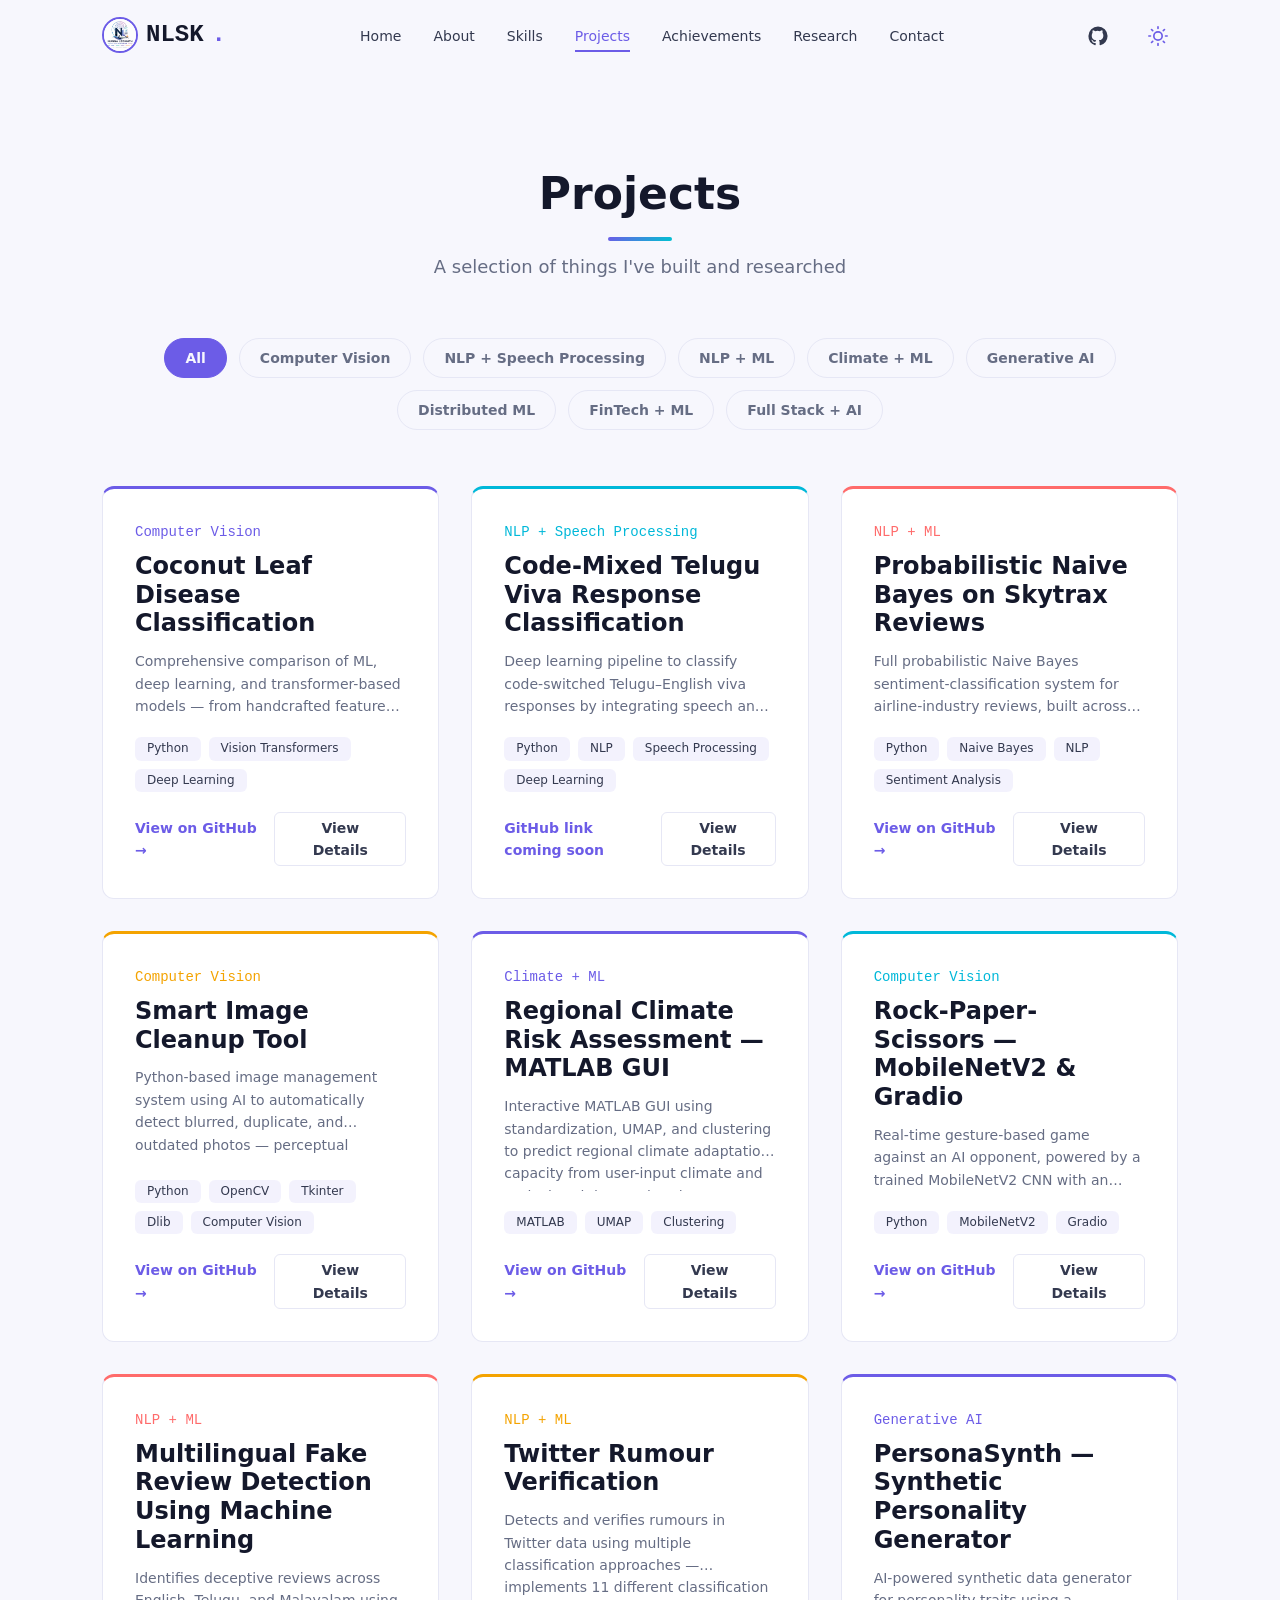
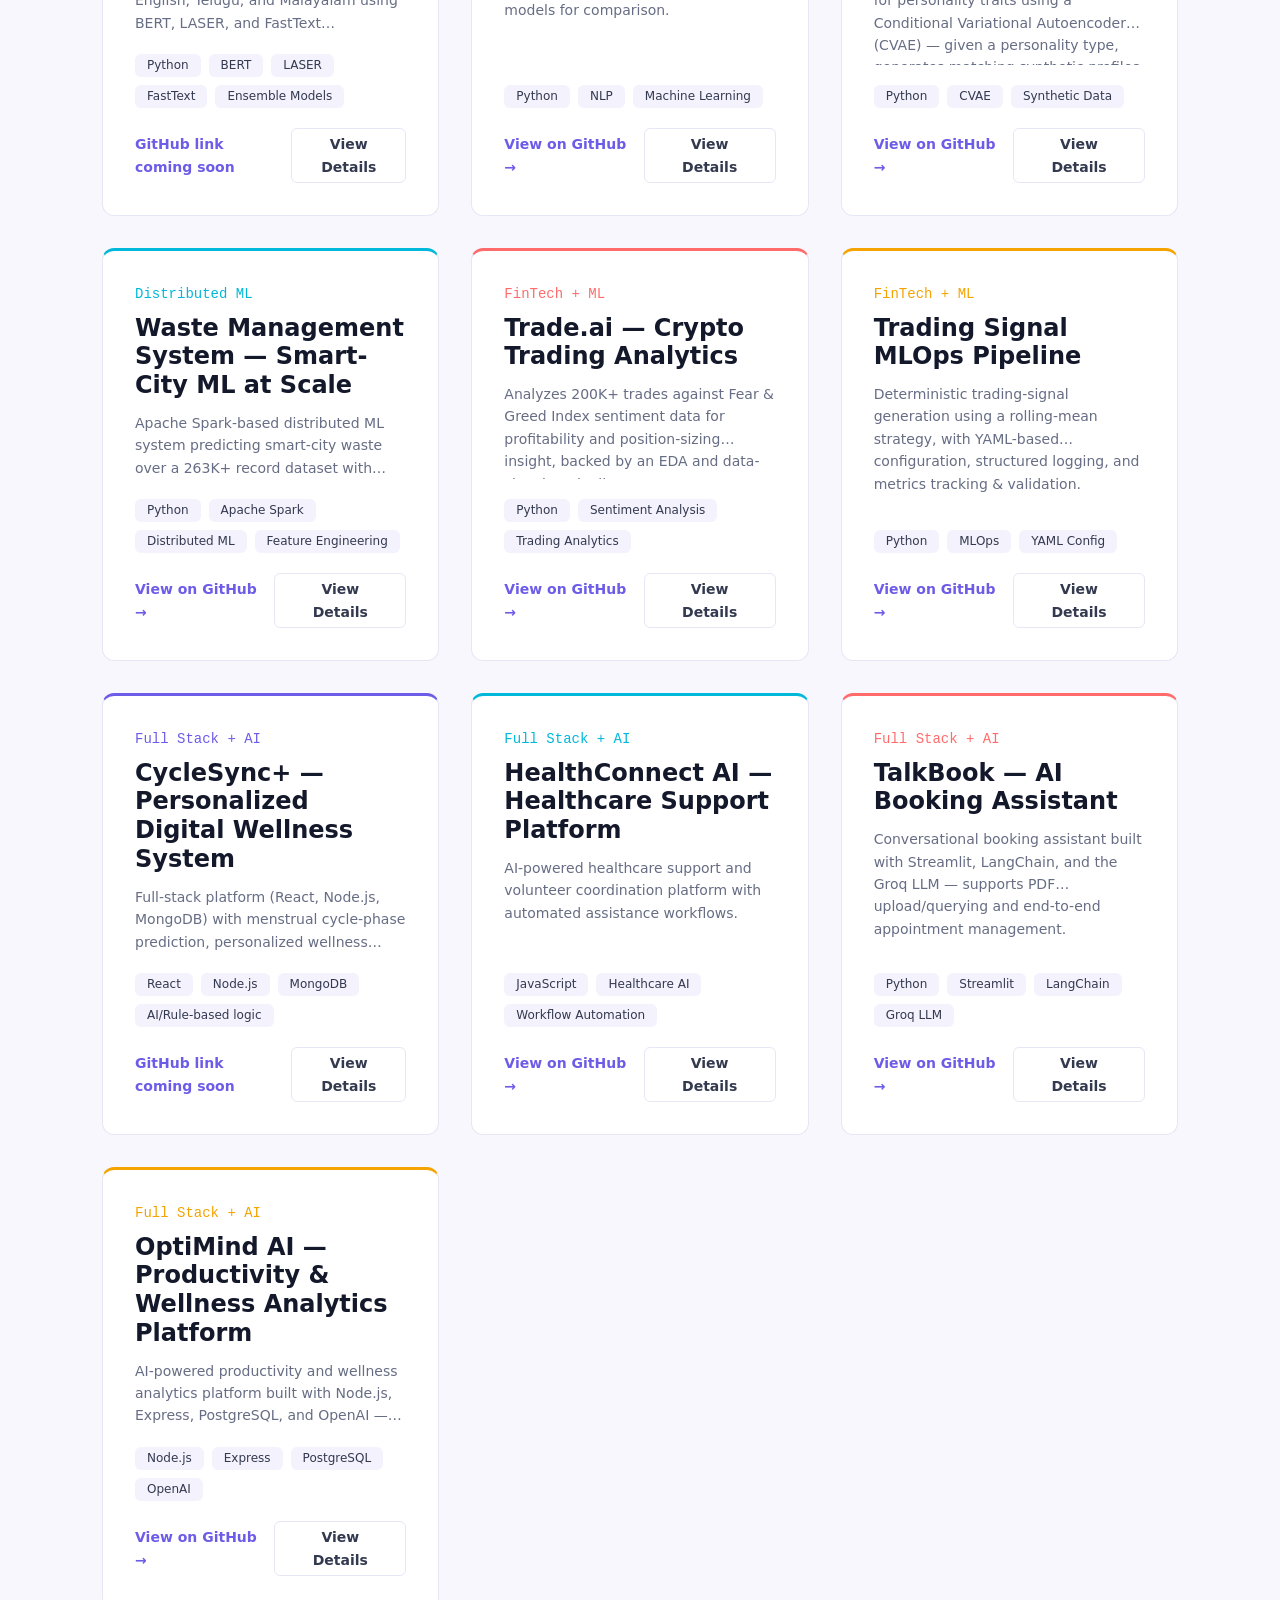
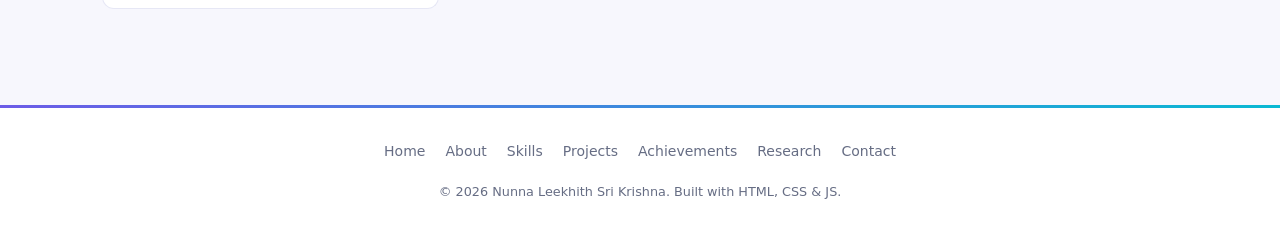
<file: projects.html>
<!DOCTYPE html>
<html lang="en">
<head>
  <meta charset="UTF-8" />
  <meta name="viewport" content="width=device-width, initial-scale=1.0" />
  <title>Projects | Nunna Leekhith Sri Krishna</title>
  <meta name="description" content="Projects built and researched by Nunna Leekhith Sri Krishna — AI/ML, deep learning, computer vision, NLP, and full-stack apps." />
  <meta name="author" content="Nunna Leekhith Sri Krishna" />

  <link rel="icon" type="image/x-icon" href="assets/images/favicon.ico" />

  <link rel="stylesheet" href="css/base.css" />
  <link rel="stylesheet" href="css/layout.css" />
  <link rel="stylesheet" href="css/navbar.css" />
  <link rel="stylesheet" href="css/projects.css" />
  <link rel="stylesheet" href="css/footer.css" />
  <link rel="stylesheet" href="css/animations.css" />
</head>
<body data-page="projects">
  <a class="skip-link" href="#main-content">Skip to main content</a>

  <!-- ===== NAVBAR ===== -->
  <header class="navbar" id="navbar">
    <div class="container navbar__inner">
      <a href="index.html" class="navbar__brand">
        <img src="assets/gallery/logo.png" alt="Nunna Leekhith Sri Krishna logo" class="navbar__brand-logo" width="36" height="36" />
        NLSK<span class="navbar__brand-dot">.</span>
      </a>

      <nav class="navbar__nav" id="primary-nav" aria-label="Primary">
        <ul class="navbar__links" id="navbar-links">
          <li><a href="index.html" class="navbar__link" data-nav-link>Home</a></li>
          <li><a href="about.html" class="navbar__link" data-nav-link>About</a></li>
          <li><a href="skills.html" class="navbar__link" data-nav-link>Skills</a></li>
          <li><a href="projects.html" class="navbar__link" data-nav-link>Projects</a></li>
          <li><a href="achievements.html" class="navbar__link" data-nav-link>Achievements</a></li>
          <li><a href="research.html" class="navbar__link" data-nav-link>Research</a></li>
          <li><a href="contact.html" class="navbar__link" data-nav-link>Contact</a></li>
        </ul>
      </nav>

      <div class="navbar__actions">
        <a href="https://github.com/leekhithnunna" class="navbar__github" target="_blank" rel="noopener noreferrer" aria-label="GitHub profile">
          <svg viewBox="0 0 24 24" aria-hidden="true" focusable="false"><path d="M12 .5A11.5 11.5 0 0 0 .5 12 11.5 11.5 0 0 0 8.4 23c.6.1.8-.3.8-.6v-2.1c-3.2.7-3.9-1.4-3.9-1.4-.5-1.3-1.2-1.7-1.2-1.7-1-.7.1-.7.1-.7 1.1.1 1.7 1.1 1.7 1.1 1 1.7 2.6 1.2 3.2.9.1-.7.4-1.2.7-1.5-2.6-.3-5.3-1.3-5.3-5.7 0-1.3.4-2.3 1.1-3.1-.1-.3-.5-1.5.1-3.1 0 0 .9-.3 3 1.1a10.4 10.4 0 0 1 5.5 0c2.1-1.4 3-1.1 3-1.1.6 1.6.2 2.8.1 3.1.7.8 1.1 1.8 1.1 3.1 0 4.4-2.7 5.4-5.3 5.7.4.4.8 1.1.8 2.2v3.3c0 .3.2.7.8.6A11.5 11.5 0 0 0 23.5 12 11.5 11.5 0 0 0 12 .5z"/></svg>
        </a>
        <button id="theme-toggle" class="theme-toggle" type="button" aria-label="Switch to light mode" aria-pressed="false">
          <svg class="theme-toggle__icon theme-toggle__icon--moon" viewBox="0 0 24 24" aria-hidden="true" focusable="false"><path d="M21 12.79A9 9 0 1 1 11.21 3 7 7 0 0 0 21 12.79z"/></svg>
          <svg class="theme-toggle__icon theme-toggle__icon--sun" viewBox="0 0 24 24" aria-hidden="true" focusable="false"><circle cx="12" cy="12" r="5"/><path d="M12 1v2M12 21v2M4.22 4.22l1.42 1.42M18.36 18.36l1.42 1.42M1 12h2M21 12h2M4.22 19.78l1.42-1.42M18.36 5.64l1.42-1.42"/></svg>
        </button>

        <button id="nav-toggle" class="nav-toggle" type="button" aria-label="Toggle navigation menu" aria-expanded="false" aria-controls="primary-nav">
          <span class="nav-toggle__bar"></span>
          <span class="nav-toggle__bar"></span>
          <span class="nav-toggle__bar"></span>
        </button>
      </div>
    </div>
  </header>

  <main id="main-content">
    <!-- ===== PROJECTS ===== -->
    <section id="projects" class="projects section">
      <div class="container">
        <h2 class="section__title reveal" data-reveal>Projects</h2>
        <p class="section__subtitle reveal" data-reveal>A selection of things I've built and researched</p>

        <div class="projects__filters reveal" data-reveal id="projects-filters" role="group" aria-label="Filter projects by category">
          <!-- populated by projectsFilter.js -->
        </div>

        <div class="projects__grid" id="projects-grid"><!-- populated by projectsFilter.js --></div>
      </div>
    </section>

    <!-- Project detail modal -->
    <div class="modal" id="project-modal" role="dialog" aria-modal="true" aria-labelledby="modal-title" hidden>
      <div class="modal__overlay" data-modal-close></div>
      <div class="modal__dialog" role="document">
        <button class="modal__close" type="button" data-modal-close aria-label="Close project details">&times;</button>
        <div class="modal__content" id="modal-content">
          <!-- populated by projectsFilter.js -->
        </div>
      </div>
    </div>
  </main>

  <!-- ===== FOOTER ===== -->
  <footer class="footer">
    <div class="container footer__inner">
      <nav class="footer__nav" aria-label="Footer">
        <a href="index.html">Home</a>
        <a href="about.html">About</a>
        <a href="skills.html">Skills</a>
        <a href="projects.html">Projects</a>
        <a href="achievements.html">Achievements</a>
        <a href="research.html">Research</a>
        <a href="contact.html">Contact</a>
      </nav>
      <p class="footer__copyright">&copy; <span id="footer-year"></span> Nunna Leekhith Sri Krishna. Built with HTML, CSS &amp; JS.</p>
    </div>
  </footer>

  <script type="module" src="js/main.js"></script>
</body>
</html>
</file>
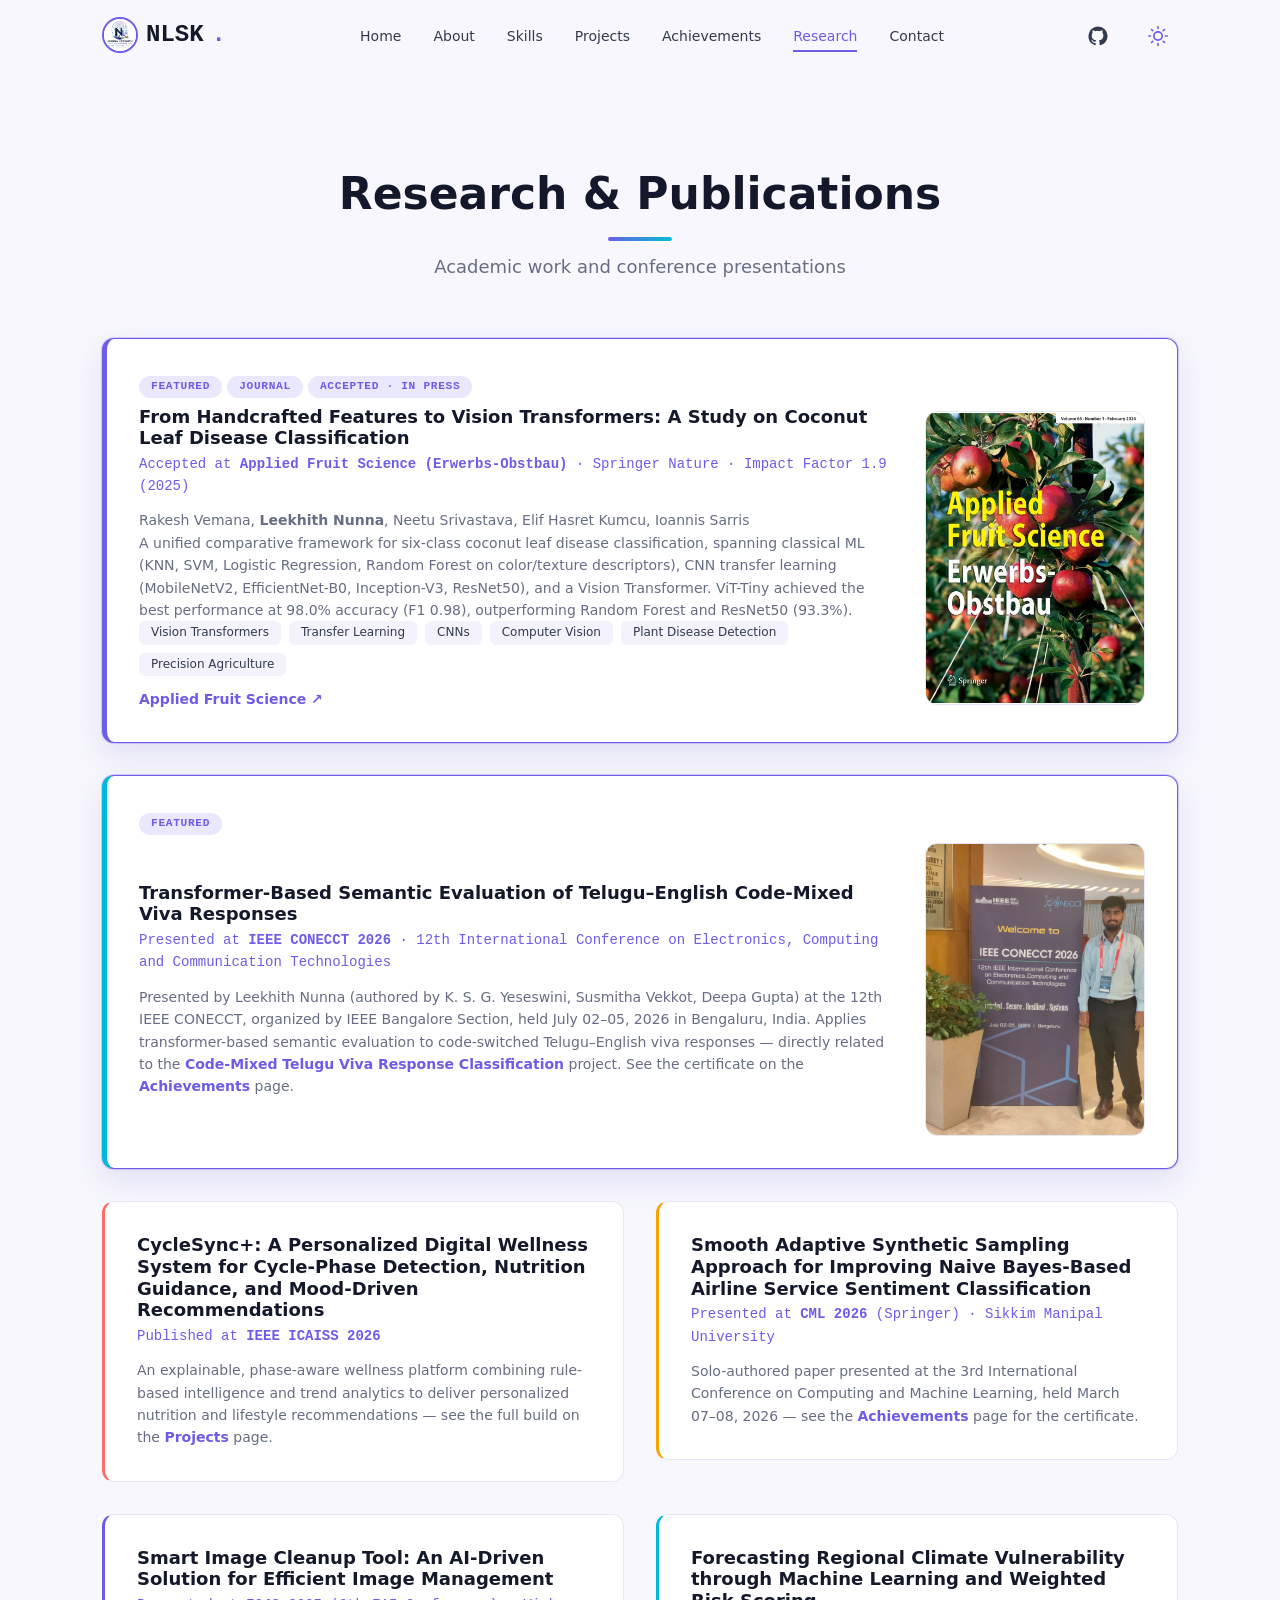
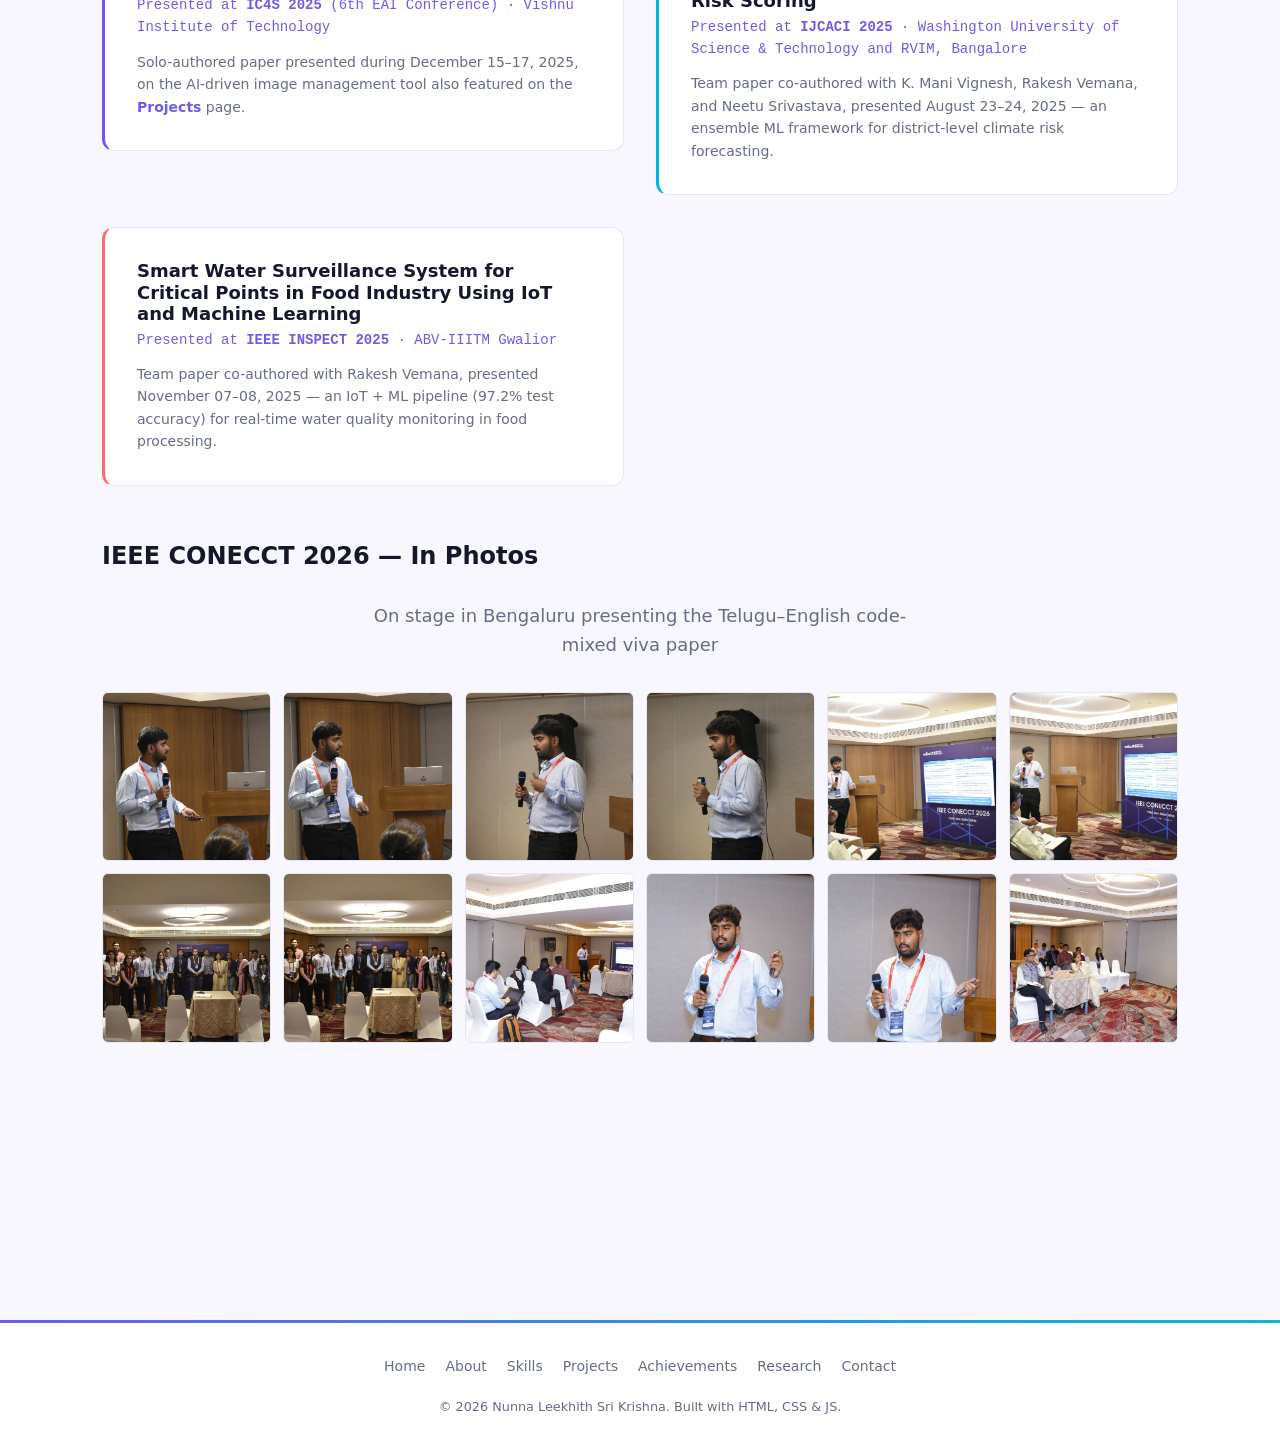
<file: research.html>
<!DOCTYPE html>
<html lang="en">
<head>
  <meta charset="UTF-8" />
  <meta name="viewport" content="width=device-width, initial-scale=1.0" />
  <title>Research | Nunna Leekhith Sri Krishna</title>
  <meta name="description" content="Research and publications by Nunna Leekhith Sri Krishna — academic work and conference presentations." />
  <meta name="author" content="Nunna Leekhith Sri Krishna" />

  <link rel="icon" type="image/x-icon" href="assets/images/favicon.ico" />

  <link rel="stylesheet" href="css/base.css" />
  <link rel="stylesheet" href="css/layout.css" />
  <link rel="stylesheet" href="css/navbar.css" />
  <link rel="stylesheet" href="css/research.css" />
  <link rel="stylesheet" href="css/gallery.css" />
  <link rel="stylesheet" href="css/footer.css" />
  <link rel="stylesheet" href="css/animations.css" />
</head>
<body data-page="research">
  <a class="skip-link" href="#main-content">Skip to main content</a>

  <!-- ===== NAVBAR ===== -->
  <header class="navbar" id="navbar">
    <div class="container navbar__inner">
      <a href="index.html" class="navbar__brand">
        <img src="assets/gallery/logo.png" alt="Nunna Leekhith Sri Krishna logo" class="navbar__brand-logo" width="36" height="36" />
        NLSK<span class="navbar__brand-dot">.</span>
      </a>

      <nav class="navbar__nav" id="primary-nav" aria-label="Primary">
        <ul class="navbar__links" id="navbar-links">
          <li><a href="index.html" class="navbar__link" data-nav-link>Home</a></li>
          <li><a href="about.html" class="navbar__link" data-nav-link>About</a></li>
          <li><a href="skills.html" class="navbar__link" data-nav-link>Skills</a></li>
          <li><a href="projects.html" class="navbar__link" data-nav-link>Projects</a></li>
          <li><a href="achievements.html" class="navbar__link" data-nav-link>Achievements</a></li>
          <li><a href="research.html" class="navbar__link" data-nav-link>Research</a></li>
          <li><a href="contact.html" class="navbar__link" data-nav-link>Contact</a></li>
        </ul>
      </nav>

      <div class="navbar__actions">
        <a href="https://github.com/leekhithnunna" class="navbar__github" target="_blank" rel="noopener noreferrer" aria-label="GitHub profile">
          <svg viewBox="0 0 24 24" aria-hidden="true" focusable="false"><path d="M12 .5A11.5 11.5 0 0 0 .5 12 11.5 11.5 0 0 0 8.4 23c.6.1.8-.3.8-.6v-2.1c-3.2.7-3.9-1.4-3.9-1.4-.5-1.3-1.2-1.7-1.2-1.7-1-.7.1-.7.1-.7 1.1.1 1.7 1.1 1.7 1.1 1 1.7 2.6 1.2 3.2.9.1-.7.4-1.2.7-1.5-2.6-.3-5.3-1.3-5.3-5.7 0-1.3.4-2.3 1.1-3.1-.1-.3-.5-1.5.1-3.1 0 0 .9-.3 3 1.1a10.4 10.4 0 0 1 5.5 0c2.1-1.4 3-1.1 3-1.1.6 1.6.2 2.8.1 3.1.7.8 1.1 1.8 1.1 3.1 0 4.4-2.7 5.4-5.3 5.7.4.4.8 1.1.8 2.2v3.3c0 .3.2.7.8.6A11.5 11.5 0 0 0 23.5 12 11.5 11.5 0 0 0 12 .5z"/></svg>
        </a>
        <button id="theme-toggle" class="theme-toggle" type="button" aria-label="Switch to light mode" aria-pressed="false">
          <svg class="theme-toggle__icon theme-toggle__icon--moon" viewBox="0 0 24 24" aria-hidden="true" focusable="false"><path d="M21 12.79A9 9 0 1 1 11.21 3 7 7 0 0 0 21 12.79z"/></svg>
          <svg class="theme-toggle__icon theme-toggle__icon--sun" viewBox="0 0 24 24" aria-hidden="true" focusable="false"><circle cx="12" cy="12" r="5"/><path d="M12 1v2M12 21v2M4.22 4.22l1.42 1.42M18.36 18.36l1.42 1.42M1 12h2M21 12h2M4.22 19.78l1.42-1.42M18.36 5.64l1.42-1.42"/></svg>
        </button>

        <button id="nav-toggle" class="nav-toggle" type="button" aria-label="Toggle navigation menu" aria-expanded="false" aria-controls="primary-nav">
          <span class="nav-toggle__bar"></span>
          <span class="nav-toggle__bar"></span>
          <span class="nav-toggle__bar"></span>
        </button>
      </div>
    </div>
  </header>

  <main id="main-content">
    <!-- ===== RESEARCH ===== -->
    <section id="research" class="research section">
      <div class="container">
        <h2 class="section__title reveal" data-reveal>Research &amp; Publications</h2>
        <p class="section__subtitle reveal" data-reveal>Academic work and conference presentations</p>

        <ul class="research__list" id="research-list">
          <li class="research__item research__item--featured reveal" data-reveal>
            <span class="research__badge">Featured</span>
            <span class="research__badge">Journal</span>
            <span class="research__badge">Accepted &middot; In Press</span>
            <div class="research__featured-layout">
              <div class="research__featured-text">
                <h3 class="research__title">From Handcrafted Features to Vision Transformers: A Study on Coconut Leaf Disease Classification</h3>
                <p class="research__meta">Accepted at <strong>Applied Fruit Science (Erwerbs-Obstbau)</strong> &middot; Springer Nature &middot; Impact Factor 1.9 (2025)</p>
                <p class="research__desc">
                  Rakesh Vemana, <strong>Leekhith Nunna</strong>, Neetu Srivastava, Elif Hasret Kumcu, Ioannis Sarris
                </p>
                <p class="research__desc">
                  A unified comparative framework for six-class coconut leaf disease classification, spanning
                  classical ML (KNN, SVM, Logistic Regression, Random Forest on color/texture descriptors), CNN
                  transfer learning (MobileNetV2, EfficientNet-B0, Inception-V3, ResNet50), and a Vision Transformer.
                  ViT-Tiny achieved the best performance at 98.0% accuracy (F1 0.98), outperforming Random Forest and
                  ResNet50 (93.3%).
                </p>
                <div class="research__tags">
                  <span class="research__tag">Vision Transformers</span>
                  <span class="research__tag">Transfer Learning</span>
                  <span class="research__tag">CNNs</span>
                  <span class="research__tag">Computer Vision</span>
                  <span class="research__tag">Plant Disease Detection</span>
                  <span class="research__tag">Precision Agriculture</span>
                </div>
                <p class="research__desc">
                  <a href="https://link.springer.com/journal/10341" target="_blank" rel="noopener noreferrer">Applied Fruit Science &#8599;</a><!-- TODO: replace with DOI link once published -->
                </p>
              </div>
              <button
                type="button"
                class="research__featured-photo"
                data-lightbox-trigger="assets/images/Applied_Fruit_Science.png"
                data-lightbox-caption="Applied Fruit Science (Erwerbs-Obstbau), Springer Nature"
                aria-label="View larger cover of the Applied Fruit Science journal"
              >
                <picture>
                  <source srcset="assets/images/Applied_Fruit_Science.webp" type="image/webp" />
                  <img src="assets/images/Applied_Fruit_Science.png" alt="Applied Fruit Science journal by Springer Nature. Coconut leaf disease classification publication" loading="lazy" width="827" height="1099" />
                </picture>
              </button>
            </div>
          </li>

          <li class="research__item research__item--featured reveal" data-reveal>
            <span class="research__badge">Featured</span>
            <div class="research__featured-layout">
              <div class="research__featured-text">
                <h3 class="research__title">Transformer-Based Semantic Evaluation of Telugu&ndash;English Code-Mixed Viva Responses</h3>
                <p class="research__meta">Presented at <strong>IEEE CONECCT 2026</strong> &middot; 12th International Conference on Electronics, Computing and Communication Technologies</p>
                <p class="research__desc">
                  Presented by Leekhith Nunna (authored by K. S. G. Yeseswini, Susmitha Vekkot, Deepa Gupta) at the
                  12th IEEE CONECCT, organized by IEEE Bangalore Section, held July 02&ndash;05, 2026 in Bengaluru,
                  India. Applies transformer-based semantic evaluation to code-switched Telugu&ndash;English viva
                  responses — directly related to the
                  <a href="projects.html">Code-Mixed Telugu Viva Response Classification</a> project. See the
                  certificate on the <a href="achievements.html">Achievements</a> page.
                </p>
              </div>
              <button
                type="button"
                class="research__featured-photo"
                data-lightbox-trigger="assets/gallery/ieee-conecct-2026-onsite.jpg"
                data-lightbox-caption="Onsite at IEEE CONECCT 2026, Bengaluru"
                aria-label="View larger photo from IEEE CONECCT 2026"
              >
                <img src="assets/gallery/ieee-conecct-2026-onsite.jpg" alt="Leekhith Nunna at the IEEE CONECCT 2026 welcome banner in Bengaluru" loading="lazy" />
              </button>
            </div>
          </li>

          <li class="research__item reveal" data-reveal>
            <h3 class="research__title">CycleSync+: A Personalized Digital Wellness System for Cycle-Phase Detection, Nutrition Guidance, and Mood-Driven Recommendations</h3>
            <p class="research__meta">Published at <strong>IEEE ICAISS 2026</strong></p>
            <p class="research__desc">
              An explainable, phase-aware wellness platform combining rule-based intelligence and trend analytics to
              deliver personalized nutrition and lifestyle recommendations — see the full build on the
              <a href="projects.html">Projects</a> page.
            </p>
          </li>

          <li class="research__item reveal" data-reveal>
            <h3 class="research__title">Smooth Adaptive Synthetic Sampling Approach for Improving Naive Bayes-Based Airline Service Sentiment Classification</h3>
            <p class="research__meta">Presented at <strong>CML 2026</strong> (Springer) &middot; Sikkim Manipal University</p>
            <p class="research__desc">
              Solo-authored paper presented at the 3rd International Conference on Computing and Machine Learning,
              held March 07&ndash;08, 2026 — see the <a href="achievements.html">Achievements</a> page for the
              certificate.
            </p>
          </li>

          <li class="research__item reveal" data-reveal>
            <h3 class="research__title">Smart Image Cleanup Tool: An AI-Driven Solution for Efficient Image Management</h3>
            <p class="research__meta">Presented at <strong>IC4S 2025</strong> (6th EAI Conference) &middot; Vishnu Institute of Technology</p>
            <p class="research__desc">
              Solo-authored paper presented during December 15&ndash;17, 2025, on the AI-driven image management tool
              also featured on the <a href="projects.html">Projects</a> page.
            </p>
          </li>

          <li class="research__item reveal" data-reveal>
            <h3 class="research__title">Forecasting Regional Climate Vulnerability through Machine Learning and Weighted Risk Scoring</h3>
            <p class="research__meta">Presented at <strong>IJCACI 2025</strong> &middot; Washington University of Science &amp; Technology and RVIM, Bangalore</p>
            <p class="research__desc">
              Team paper co-authored with K. Mani Vignesh, Rakesh Vemana, and Neetu Srivastava, presented August
              23&ndash;24, 2025 — an ensemble ML framework for district-level climate risk forecasting.
            </p>
          </li>

          <li class="research__item reveal" data-reveal>
            <h3 class="research__title">Smart Water Surveillance System for Critical Points in Food Industry Using IoT and Machine Learning</h3>
            <p class="research__meta">Presented at <strong>IEEE INSPECT 2025</strong> &middot; ABV-IIITM Gwalior</p>
            <p class="research__desc">
              Team paper co-authored with Rakesh Vemana, presented November 07&ndash;08, 2025 — an IoT + ML pipeline
              (97.2% test accuracy) for real-time water quality monitoring in food processing.
            </p>
          </li>
        </ul>

        <div class="conecct-gallery">
          <h3 class="subsection__title reveal" data-reveal>IEEE CONECCT 2026 — In Photos</h3>
          <p class="section__subtitle reveal" data-reveal style="margin-bottom: var(--space-lg);">On stage in Bengaluru presenting the Telugu&ndash;English code-mixed viva paper</p>
          <div class="conecct-gallery__grid" id="conecct-gallery-grid"><!-- populated by conecctGallery.js --></div>
        </div>
      </div>
    </section>
  </main>

  <!-- ===== FOOTER ===== -->
  <footer class="footer">
    <div class="container footer__inner">
      <nav class="footer__nav" aria-label="Footer">
        <a href="index.html">Home</a>
        <a href="about.html">About</a>
        <a href="skills.html">Skills</a>
        <a href="projects.html">Projects</a>
        <a href="achievements.html">Achievements</a>
        <a href="research.html">Research</a>
        <a href="contact.html">Contact</a>
      </nav>
      <p class="footer__copyright">&copy; <span id="footer-year"></span> Nunna Leekhith Sri Krishna. Built with HTML, CSS &amp; JS.</p>
    </div>
  </footer>

  <script type="module" src="js/main.js"></script>
</body>
</html>
</file>
<file: css/base.css>
/* ==========================================================================
   base.css — reset, custom properties, typography, theme variables
   ========================================================================== */

*,
*::before,
*::after {
  box-sizing: border-box;
  margin: 0;
  padding: 0;
}

html {
  scroll-behavior: smooth;
  scroll-padding-top: 80px;
}

@media (prefers-reduced-motion: reduce) {
  html {
    scroll-behavior: auto;
  }
  *,
  *::before,
  *::after {
    animation-duration: 0.001ms !important;
    animation-iteration-count: 1 !important;
    transition-duration: 0.001ms !important;
  }
}

img,
picture,
svg {
  display: block;
  max-width: 100%;
}

ul,
ol {
  list-style: none;
}

a {
  color: inherit;
  text-decoration: none;
}

button,
input,
textarea {
  font: inherit;
  color: inherit;
  background: none;
  border: none;
}

button {
  cursor: pointer;
}

/* -------------------------------------------------------------------------
   Theme tokens — bright mode is the default; [data-theme="dark"] overrides.
   ------------------------------------------------------------------------- */
:root {
  /* Brand accents — violet-to-cyan gradient pair */
  --color-accent: #6c5ce7;
  --color-accent-dim: #5847c9;
  --color-accent-rgb: 108, 92, 231;
  --color-accent-2: #00c2d1;
  --color-accent-2-rgb: 0, 194, 209;
  --gradient-brand: linear-gradient(135deg, var(--color-accent), var(--color-accent-2));

  /* Accent chips — rotated across cards for visual variety */
  --chip-1: #6c5ce7;
  --chip-2: #00b8d9;
  --chip-3: #ff6b6b;
  --chip-4: #f4a300;
  --chip-5: #2ecc71;

  /* Bright theme (default) */
  --color-bg: #f7f7fd;
  --color-bg-alt: #ffffff;
  --color-bg-elevated: #ffffff;
  --color-text-primary: #33394f;
  --color-text-secondary: #666d84;
  --color-text-heading: #14182b;
  --color-border: #e6e7f5;
  --color-shadow: rgba(76, 60, 190, 0.12);
  --color-overlay: rgba(247, 247, 253, 0.92);

  /* Spacing scale */
  --space-2xs: 0.25rem;
  --space-xs: 0.5rem;
  --space-sm: 0.75rem;
  --space-md: 1.25rem;
  --space-lg: 2rem;
  --space-xl: 3.5rem;
  --space-2xl: 6rem;

  /* Typography */
  --font-body: 'Segoe UI', system-ui, -apple-system, 'Roboto', 'Helvetica Neue', Arial, sans-serif;
  --font-mono: 'Consolas', 'SFMono-Regular', Menlo, Monaco, monospace;
  --fs-sm: 0.875rem;
  --fs-base: 1rem;
  --fs-md: 1.125rem;
  --fs-lg: 1.5rem;
  --fs-xl: 2rem;
  --fs-2xl: 2.75rem;
  --fs-3xl: 3.5rem;

  /* Layout */
  --container-width: 1140px;
  --radius-sm: 6px;
  --radius-md: 12px;
  --radius-lg: 20px;
  --transition-fast: 150ms ease;
  --transition-base: 300ms ease;
  --transition-slow: 550ms cubic-bezier(0.22, 1, 0.36, 1);
  --navbar-height: 72px;
}

:root[data-theme='dark'] {
  --color-bg: #0a192f;
  --color-bg-alt: #112240;
  --color-bg-elevated: #172a45;
  --color-text-primary: #ccd6f6;
  --color-text-secondary: #8892b0;
  --color-text-heading: #e6f1ff;
  --color-border: #233554;
  --color-shadow: rgba(2, 12, 27, 0.7);
  --color-overlay: rgba(2, 12, 27, 0.85);
  --color-accent: #64ffda;
  --color-accent-dim: #52e0c4;
  --color-accent-rgb: 100, 255, 218;
  --color-accent-2: #7c5cff;
  --color-accent-2-rgb: 124, 92, 255;
}

body {
  font-family: var(--font-body);
  background-color: var(--color-bg);
  color: var(--color-text-primary);
  line-height: 1.6;
  font-size: var(--fs-base);
  transition: background-color var(--transition-base), color var(--transition-base);
  overflow-x: hidden;
}

h1, h2, h3, h4 {
  color: var(--color-text-heading);
  line-height: 1.2;
  font-weight: 700;
}

p {
  color: var(--color-text-secondary);
}

/* Accessible skip link */
.skip-link {
  position: absolute;
  top: -100px;
  left: var(--space-md);
  background: var(--color-accent);
  color: var(--color-bg);
  padding: var(--space-xs) var(--space-md);
  border-radius: var(--radius-sm);
  z-index: 1000;
  font-weight: 600;
  transition: top var(--transition-fast);
}

.skip-link:focus {
  top: var(--space-md);
}

/* Visible focus ring for keyboard users */
a:focus-visible,
button:focus-visible,
input:focus-visible,
textarea:focus-visible {
  outline: 2px solid var(--color-accent);
  outline-offset: 3px;
  border-radius: var(--radius-sm);
}

::selection {
  background: rgba(var(--color-accent-rgb), 0.3);
  color: var(--color-text-heading);
}

/* Buttons shared across sections */
.btn {
  display: inline-flex;
  align-items: center;
  justify-content: center;
  padding: 0.85rem 1.75rem;
  border-radius: var(--radius-sm);
  font-weight: 600;
  font-size: var(--fs-sm);
  letter-spacing: 0.02em;
  transition: transform var(--transition-fast), background-color var(--transition-fast), color var(--transition-fast), border-color var(--transition-fast);
  border: 1px solid transparent;
}

.btn:hover,
.btn:focus-visible {
  transform: translateY(-3px);
}

.btn--primary {
  background: var(--gradient-brand);
  color: #ffffff;
  box-shadow: 0 8px 20px rgba(var(--color-accent-rgb), 0.35);
}

.btn--primary:hover {
  filter: brightness(1.08);
  box-shadow: 0 12px 26px rgba(var(--color-accent-rgb), 0.42);
}

:root[data-theme='dark'] .btn--primary {
  color: var(--color-bg);
}

.btn--secondary {
  border-color: var(--color-accent);
  color: var(--color-accent);
}

.btn--secondary:hover {
  background: rgba(var(--color-accent-rgb), 0.1);
}

.btn--ghost {
  color: var(--color-text-primary);
  border-color: var(--color-border);
}

.btn--ghost:hover {
  border-color: var(--color-accent);
  color: var(--color-accent);
}
</file>
<file: css/layout.css>
/* ==========================================================================
   layout.css — containers, section spacing, shared grid/flex helpers
   ========================================================================== */

.container {
  width: 100%;
  max-width: var(--container-width);
  margin-inline: auto;
  padding-inline: var(--space-lg);
}

.section {
  padding-block: var(--space-2xl);
}

.section__title {
  font-size: var(--fs-2xl);
  text-align: center;
  position: relative;
  padding-bottom: var(--space-md);
}

.section__title::after {
  content: '';
  position: absolute;
  bottom: 0;
  left: 50%;
  transform: translateX(-50%);
  width: 64px;
  height: 4px;
  border-radius: 999px;
  background: var(--gradient-brand);
}

.section__subtitle {
  text-align: center;
  max-width: 560px;
  margin: var(--space-sm) auto var(--space-xl);
  font-size: var(--fs-md);
}

.subsection__title {
  font-size: var(--fs-lg);
  margin-bottom: var(--space-lg);
}

/* ---- Stat tiles — quick-glance counts ---- */
.stat-tiles {
  display: grid;
  grid-template-columns: repeat(auto-fit, minmax(180px, 1fr));
  gap: var(--space-md);
  max-width: 760px;
  margin: 0 auto var(--space-2xl);
}

.stat-tile {
  display: flex;
  flex-direction: column;
  align-items: center;
  gap: 2px;
  padding: var(--space-lg) var(--space-md);
  border-radius: var(--radius-md);
  background: var(--color-bg-elevated);
  border: 1px solid var(--color-border);
  border-bottom: 3px solid var(--color-accent);
  text-align: center;
}

.stat-tile--2 { border-bottom-color: var(--chip-2); }
.stat-tile--3 { border-bottom-color: var(--chip-3); }
.stat-tile--4 { border-bottom-color: var(--chip-4); }
.stat-tile--5 { border-bottom-color: var(--chip-5); }

.stat-tile__value {
  font-size: var(--fs-2xl);
  font-weight: 700;
  color: var(--color-text-heading);
  font-family: var(--font-mono);
}

.stat-tile__label {
  font-size: var(--fs-sm);
  color: var(--color-text-secondary);
}

@media (max-width: 768px) {
  .container {
    padding-inline: var(--space-md);
  }

  .section {
    padding-block: var(--space-xl);
  }

  .section__title {
    font-size: var(--fs-xl);
  }
}
</file>
<file: css/navbar.css>
/* ==========================================================================
   navbar.css — sticky navigation, mobile menu, theme toggle button
   ========================================================================== */

.navbar {
  position: sticky;
  top: 0;
  z-index: 500;
  height: var(--navbar-height);
  display: flex;
  align-items: center;
  background: rgba(var(--color-accent-rgb), 0);
  backdrop-filter: blur(10px);
  background-color: color-mix(in srgb, var(--color-bg) 85%, transparent);
  border-bottom: 1px solid transparent;
  transition: border-color var(--transition-base), background-color var(--transition-base);
}

.navbar.is-scrolled {
  border-bottom-color: var(--color-border);
  box-shadow: 0 8px 24px var(--color-shadow);
}

.navbar__inner {
  display: flex;
  align-items: center;
  justify-content: space-between;
  height: 100%;
}

.navbar__brand {
  display: flex;
  align-items: center;
  gap: var(--space-xs);
  font-family: var(--font-mono);
  font-size: var(--fs-lg);
  font-weight: 700;
  color: var(--color-text-heading);
}

.navbar__brand-logo {
  width: 36px;
  height: 36px;
  border-radius: 50%;
  object-fit: cover;
  border: 2px solid var(--color-accent);
}

.navbar__brand-dot {
  color: var(--color-accent);
}

.navbar__links {
  display: flex;
  gap: var(--space-lg);
}

.navbar__link {
  position: relative;
  font-size: var(--fs-sm);
  font-weight: 500;
  color: var(--color-text-primary);
  padding: var(--space-2xs) 0;
  transition: color var(--transition-fast);
}

.navbar__link::after {
  content: '';
  position: absolute;
  left: 0;
  bottom: -4px;
  width: 0%;
  height: 2px;
  background: var(--color-accent);
  transition: width var(--transition-fast);
}

.navbar__link:hover,
.navbar__link.is-active {
  color: var(--color-accent);
}

.navbar__link:hover::after,
.navbar__link.is-active::after {
  width: 100%;
}

.navbar__actions {
  display: flex;
  align-items: center;
  gap: var(--space-md);
}

.navbar__github {
  width: 40px;
  height: 40px;
  display: grid;
  place-items: center;
  border-radius: 50%;
  color: var(--color-text-primary);
  transition: background-color var(--transition-fast), color var(--transition-fast);
}

.navbar__github svg {
  width: 20px;
  height: 20px;
  fill: currentColor;
}

.navbar__github:hover {
  background: rgba(var(--color-accent-rgb), 0.1);
  color: var(--color-accent);
}

/* Theme toggle button */
.theme-toggle {
  position: relative;
  width: 40px;
  height: 40px;
  display: grid;
  place-items: center;
  border-radius: 50%;
  color: var(--color-accent);
  transition: background-color var(--transition-fast);
}

.theme-toggle:hover {
  background: rgba(var(--color-accent-rgb), 0.1);
}

.theme-toggle__icon {
  width: 20px;
  height: 20px;
  fill: none;
  stroke: currentColor;
  stroke-width: 2;
  stroke-linecap: round;
  stroke-linejoin: round;
  position: absolute;
  transition: opacity var(--transition-base), transform var(--transition-base);
}

.theme-toggle__icon--moon {
  fill: currentColor;
  stroke: none;
  opacity: 1;
  transform: rotate(0deg) scale(1);
}

.theme-toggle__icon--sun {
  opacity: 0;
  transform: rotate(-90deg) scale(0.5);
}

:root[data-theme='light'] .theme-toggle__icon--moon {
  opacity: 0;
  transform: rotate(90deg) scale(0.5);
}

:root[data-theme='light'] .theme-toggle__icon--sun {
  opacity: 1;
  transform: rotate(0deg) scale(1);
}

/* Hamburger */
.nav-toggle {
  display: none;
  flex-direction: column;
  gap: 5px;
  width: 32px;
  height: 32px;
  align-items: center;
  justify-content: center;
}

.nav-toggle__bar {
  width: 22px;
  height: 2px;
  background: var(--color-text-heading);
  border-radius: 2px;
  transition: transform var(--transition-fast), opacity var(--transition-fast);
}

.nav-toggle.is-open .nav-toggle__bar:nth-child(1) {
  transform: translateY(7px) rotate(45deg);
}

.nav-toggle.is-open .nav-toggle__bar:nth-child(2) {
  opacity: 0;
}

.nav-toggle.is-open .nav-toggle__bar:nth-child(3) {
  transform: translateY(-7px) rotate(-45deg);
}

@media (max-width: 860px) {
  .nav-toggle {
    display: flex;
  }

  .navbar__nav {
    position: fixed;
    inset: var(--navbar-height) 0 0 auto;
    width: min(75vw, 320px);
    height: calc(100vh - var(--navbar-height));
    background: var(--color-bg-alt);
    border-left: 1px solid var(--color-border);
    transform: translateX(100%);
    transition: transform var(--transition-base);
    box-shadow: -8px 0 24px var(--color-shadow);
  }

  .navbar__nav.is-open {
    transform: translateX(0);
  }

  .navbar__links {
    flex-direction: column;
    gap: var(--space-lg);
    padding: var(--space-xl) var(--space-lg);
  }
}
</file>
<file: css/hero.css>
/* ==========================================================================
   hero.css — landing section
   ========================================================================== */

.hero {
  min-height: calc(100vh - var(--navbar-height));
  display: flex;
  align-items: center;
  position: relative;
  overflow: hidden;
  background:
    radial-gradient(600px circle at 15% 20%, rgba(var(--color-accent-rgb), 0.14), transparent 60%),
    radial-gradient(560px circle at 85% 75%, rgba(var(--color-accent-2-rgb), 0.14), transparent 60%);
}

.hero__inner {
  max-width: 780px;
}

.hero__eyebrow {
  font-family: var(--font-mono);
  color: var(--color-accent);
  font-size: var(--fs-md);
  margin-bottom: var(--space-sm);
}

.hero__name {
  font-size: var(--fs-3xl);
  margin-bottom: var(--space-sm);
}

.hero__tagline {
  font-size: var(--fs-2xl);
  color: var(--color-text-secondary);
  margin-bottom: var(--space-lg);
  min-height: 1.3em;
}

.typing-target {
  color: var(--color-text-secondary);
}

.typing-cursor {
  color: var(--color-accent);
  animation: blink 1s step-start infinite;
}

.hero__intro {
  max-width: 560px;
  font-size: var(--fs-md);
  margin-bottom: var(--space-xl);
}

.hero__cta {
  display: flex;
  flex-wrap: wrap;
  gap: var(--space-md);
}

.hero__scroll-cue {
  position: absolute;
  bottom: var(--space-lg);
  left: 50%;
  transform: translateX(-50%);
  width: 26px;
  height: 42px;
  border: 2px solid var(--color-border);
  border-radius: 14px;
  display: flex;
  justify-content: center;
  padding-top: 8px;
}

.hero__scroll-cue span {
  width: 4px;
  height: 8px;
  background: var(--color-accent);
  border-radius: 2px;
  animation: scroll-cue 1.6s ease infinite;
}

@media (max-width: 600px) {
  .hero__name {
    font-size: var(--fs-2xl);
  }

  .hero__tagline {
    font-size: var(--fs-lg);
  }

  .hero__cta {
    flex-direction: column;
  }

  .hero__cta .btn {
    width: 100%;
  }
}
</file>
<file: css/dashboard.css>
/* ==========================================================================
   dashboard.css — home page: intro video + dashboard nav cards
   ========================================================================== */

.hero__video-frame {
  width: min(100%, 320px);
  aspect-ratio: 1 / 1;
  border-radius: 50%;
  overflow: hidden;
  border: 3px solid var(--color-accent);
  margin: 0 auto var(--space-xl);
  box-shadow: 0 24px 60px var(--color-shadow);
}

.hero__video-frame video {
  width: 100%;
  height: 100%;
  object-fit: cover;
}

.dashboards {
  padding-block: var(--space-2xl);
}

.dashboards__grid {
  display: grid;
  grid-template-columns: repeat(auto-fit, minmax(240px, 1fr));
  gap: var(--space-lg);
}

.dashboard-card {
  display: flex;
  flex-direction: column;
  gap: var(--space-sm);
  background: var(--color-bg-elevated);
  border: 1px solid var(--color-border);
  border-radius: var(--radius-md);
  padding: var(--space-lg);
  transition: transform var(--transition-base), box-shadow var(--transition-base), border-color var(--transition-base);
}

.dashboard-card:hover,
.dashboard-card:focus-visible {
  transform: translateY(-6px);
  box-shadow: 0 16px 36px var(--color-shadow);
  border-color: rgba(var(--color-accent-rgb), 0.4);
}

.dashboard-card__icon {
  width: 40px;
  height: 40px;
  display: grid;
  place-items: center;
  border-radius: var(--radius-sm);
  background: rgba(var(--color-accent-rgb), 0.1);
  color: var(--color-accent);
}

/* Rotate a bright accent per card so the row reads as varied, not uniform */
.dashboard-card--1 .dashboard-card__icon { background: rgba(var(--color-accent-rgb), 0.12); color: var(--chip-1); }
.dashboard-card--2 .dashboard-card__icon { background: rgba(0, 184, 217, 0.12); color: var(--chip-2); }
.dashboard-card--3 .dashboard-card__icon { background: rgba(255, 107, 107, 0.12); color: var(--chip-3); }
.dashboard-card--4 .dashboard-card__icon { background: rgba(244, 163, 0, 0.14); color: var(--chip-4); }
.dashboard-card--5 .dashboard-card__icon { background: rgba(46, 204, 113, 0.12); color: var(--chip-5); }

.dashboard-card--1:hover, .dashboard-card--1:focus-visible { border-color: rgba(var(--color-accent-rgb), 0.4); }
.dashboard-card--2:hover, .dashboard-card--2:focus-visible { border-color: rgba(0, 184, 217, 0.4); }
.dashboard-card--3:hover, .dashboard-card--3:focus-visible { border-color: rgba(255, 107, 107, 0.4); }
.dashboard-card--4:hover, .dashboard-card--4:focus-visible { border-color: rgba(244, 163, 0, 0.4); }
.dashboard-card--5:hover, .dashboard-card--5:focus-visible { border-color: rgba(46, 204, 113, 0.4); }

.dashboard-card__icon svg {
  width: 22px;
  height: 22px;
  fill: none;
  stroke: currentColor;
  stroke-width: 2;
  stroke-linecap: round;
  stroke-linejoin: round;
}

.dashboard-card__title {
  font-size: var(--fs-lg);
}

.dashboard-card__desc {
  font-size: var(--fs-sm);
  flex-grow: 1;
}

.dashboard-card__link {
  font-size: var(--fs-sm);
  font-weight: 600;
  color: var(--color-accent);
}

.dashboard-card:hover .dashboard-card__link {
  text-decoration: underline;
}

/* ---- Conference spotlight teaser ---- */
.spotlight {
  padding-block: var(--space-2xl);
}

.spotlight__grid {
  display: grid;
  grid-template-columns: 1.4fr 1fr;
  grid-template-rows: repeat(2, 1fr);
  gap: var(--space-md);
  height: 420px;
}

.spotlight__photo {
  display: block;
  border-radius: var(--radius-md);
  overflow: hidden;
  border: 1px solid var(--color-border);
}

.spotlight__photo--main {
  grid-row: 1 / 3;
}

.spotlight__photo img {
  width: 100%;
  height: 100%;
  object-fit: cover;
  transition: transform var(--transition-base);
}

.spotlight__photo:hover img,
.spotlight__photo:focus-visible img {
  transform: scale(1.06);
}

.spotlight__cta {
  text-align: center;
  margin-top: var(--space-xl);
}

@media (max-width: 768px) {
  .spotlight__grid {
    grid-template-columns: 1fr 1fr;
    grid-template-rows: 220px 140px;
    height: auto;
  }

  .spotlight__photo--main {
    grid-column: 1 / -1;
    grid-row: 1;
  }
}
</file>
<file: css/footer.css>
/* ==========================================================================
   footer.css
   ========================================================================== */

.footer {
  border-top: 3px solid transparent;
  border-image: var(--gradient-brand) 1;
  padding-block: var(--space-lg);
  background: var(--color-bg-alt);
}

.footer__inner {
  display: flex;
  flex-direction: column;
  align-items: center;
  gap: var(--space-md);
  text-align: center;
}

.footer__nav {
  display: flex;
  flex-wrap: wrap;
  justify-content: center;
  gap: var(--space-md);
}

.footer__nav a {
  font-size: var(--fs-sm);
  color: var(--color-text-secondary);
  transition: color var(--transition-fast);
}

.footer__nav a:hover {
  color: var(--color-accent);
}

.footer__copyright {
  font-size: 0.8rem;
  color: var(--color-text-secondary);
}
</file>
<file: css/animations.css>
/* ==========================================================================
   animations.css — keyframes, scroll-reveal, shared transitions
   ========================================================================== */

@keyframes blink {
  50% {
    opacity: 0;
  }
}

@keyframes scroll-cue {
  0% {
    transform: translateY(0);
    opacity: 1;
  }
  100% {
    transform: translateY(14px);
    opacity: 0;
  }
}

@keyframes fade-in-up {
  from {
    opacity: 0;
    transform: translateY(24px);
  }
  to {
    opacity: 1;
    transform: translateY(0);
  }
}

@keyframes modal-in {
  from {
    opacity: 0;
    transform: scale(0.94) translateY(10px);
  }
  to {
    opacity: 1;
    transform: scale(1) translateY(0);
  }
}

/* Scroll-reveal base state, toggled by scrollReveal.js via IntersectionObserver */
[data-reveal] {
  opacity: 0;
  transform: translateY(28px);
  transition: opacity var(--transition-slow), transform var(--transition-slow);
}

[data-reveal].is-visible {
  opacity: 1;
  transform: translateY(0);
}

/* Stagger children of a revealed group using --reveal-index custom property */
[data-reveal] {
  transition-delay: calc(var(--reveal-index, 0) * 90ms);
}

.modal:not([hidden]) .modal__dialog {
  animation: modal-in var(--transition-slow);
}

@media (prefers-reduced-motion: reduce) {
  [data-reveal] {
    opacity: 1;
    transform: none;
  }
}
</file>
<file: css/about.css>
/* ==========================================================================
   about.css
   ========================================================================== */

.about__banner {
  width: 100%;
  aspect-ratio: 4 / 1;
  border-radius: var(--radius-lg);
  overflow: hidden;
  border: 1px solid var(--color-border);
  margin-bottom: var(--space-2xl);
}

.about__banner img {
  width: 100%;
  height: 100%;
  object-fit: cover;
}

.about__grid {
  display: grid;
  grid-template-columns: minmax(220px, 320px) 1fr;
  gap: var(--space-2xl);
  align-items: center;
}

.about__image-frame {
  position: relative;
  border-radius: var(--radius-md);
  overflow: hidden;
  border: 2px solid var(--color-accent);
  aspect-ratio: 1 / 1;
}

.about__image-frame img {
  width: 100%;
  height: 100%;
  object-fit: cover;
  filter: grayscale(20%);
  transition: filter var(--transition-base);
}

.about__image-frame:hover img {
  filter: grayscale(0%);
}

.about__content p {
  margin-bottom: var(--space-md);
}

.about__interests-title {
  font-size: var(--fs-md);
  margin-top: var(--space-lg);
  margin-bottom: var(--space-sm);
  color: var(--color-accent);
}

.about__interests {
  display: flex;
  flex-wrap: wrap;
  gap: var(--space-sm);
}

.about__interests li {
  padding: var(--space-xs) var(--space-md);
  border: 1px solid var(--color-border);
  border-radius: 999px;
  font-size: var(--fs-sm);
  color: var(--color-text-primary);
  background: var(--color-bg-elevated);
  transition: border-color var(--transition-fast), transform var(--transition-fast);
}

.about__interests li:hover {
  border-color: var(--color-accent);
  transform: translateY(-2px);
}

.about__interests li:nth-child(5n+1) { border-color: rgba(var(--color-accent-rgb), 0.4); }
.about__interests li:nth-child(5n+2) { border-color: rgba(0, 184, 217, 0.4); }
.about__interests li:nth-child(5n+3) { border-color: rgba(255, 107, 107, 0.4); }
.about__interests li:nth-child(5n+4) { border-color: rgba(244, 163, 0, 0.4); }
.about__interests li:nth-child(5n+5) { border-color: rgba(46, 204, 113, 0.4); }

/* ---- Beyond the Code — two captioned narrative photos ---- */
.about__beyond {
  margin-top: var(--space-2xl);
}

.about__beyond-grid {
  display: grid;
  grid-template-columns: repeat(auto-fit, minmax(260px, 1fr));
  gap: var(--space-lg);
}

.about__beyond-card {
  border-radius: var(--radius-md);
  overflow: hidden;
  border: 1px solid var(--color-border);
  background: var(--color-bg-elevated);
}

.about__beyond-photo {
  display: block;
  width: 100%;
  aspect-ratio: 16 / 10;
  border: none;
  padding: 0;
  cursor: pointer;
}

.about__beyond-photo img {
  width: 100%;
  height: 100%;
  object-fit: cover;
  transition: transform var(--transition-base);
}

.about__beyond-photo:hover img,
.about__beyond-photo:focus-visible img {
  transform: scale(1.05);
}

.about__beyond-caption {
  padding: var(--space-md);
  font-size: var(--fs-sm);
  color: var(--color-text-secondary);
}

@media (max-width: 768px) {
  .about__grid {
    grid-template-columns: 1fr;
    gap: var(--space-lg);
    text-align: center;
  }

  .about__image-frame {
    max-width: 240px;
    margin-inline: auto;
  }

  .about__interests {
    justify-content: center;
  }

  .about__banner {
    aspect-ratio: 16 / 9;
  }
}
</file>
<file: css/achievements.css>
/* ==========================================================================
   achievements.css — vertical timeline
   ========================================================================== */

.achievements__timeline {
  position: relative;
  max-width: 760px;
  margin-inline: auto;
  padding-left: var(--space-lg);
  border-left: 2px solid var(--color-border);
}

.achievement-item {
  position: relative;
  padding: 0 0 var(--space-xl) var(--space-lg);
}

.achievement-item:last-child {
  padding-bottom: 0;
}

.achievement-item::before {
  content: '';
  position: absolute;
  left: calc(-1 * var(--space-lg) - 7px);
  top: 4px;
  width: 14px;
  height: 14px;
  border-radius: 50%;
  background: var(--color-bg);
  border: 3px solid var(--color-accent);
}

.achievement-item:nth-of-type(5n+2)::before { border-color: var(--chip-2); }
.achievement-item:nth-of-type(5n+3)::before { border-color: var(--chip-3); }
.achievement-item:nth-of-type(5n+4)::before { border-color: var(--chip-4); }
.achievement-item:nth-of-type(5n+5)::before { border-color: var(--chip-5); }

.achievement-item__date {
  font-family: var(--font-mono);
  font-size: var(--fs-sm);
  color: var(--color-accent);
  margin-bottom: var(--space-2xs);
  display: block;
}

.achievement-item__title {
  font-size: var(--fs-md);
  margin-bottom: var(--space-2xs);
}

.achievement-item__org {
  font-size: var(--fs-sm);
  color: var(--color-text-secondary);
  font-weight: 600;
  margin-bottom: var(--space-xs);
  display: block;
}

.achievement-item__desc {
  font-size: var(--fs-sm);
}

@media (max-width: 600px) {
  .achievements__timeline {
    padding-left: var(--space-md);
  }

  .achievement-item {
    padding-left: var(--space-md);
  }

  .achievement-item::before {
    left: calc(-1 * var(--space-md) - 7px);
  }
}
</file>
<file: css/contact.css>
/* ==========================================================================
   contact.css — info list + validated form
   ========================================================================== */

.contact__grid {
  display: grid;
  grid-template-columns: minmax(240px, 380px) 1fr;
  gap: var(--space-2xl);
  align-items: start;
}

.contact__info {
  padding: var(--space-xl);
  border-radius: var(--radius-lg);
  background:
    radial-gradient(360px circle at 100% 0%, rgba(var(--color-accent-2-rgb), 0.1), transparent 65%),
    var(--color-bg-elevated);
  border: 1px solid var(--color-border);
}

.contact__form {
  padding: var(--space-xl);
  border-radius: var(--radius-lg);
  background: var(--color-bg-elevated);
  border: 1px solid var(--color-border);
}

.contact__list {
  display: flex;
  flex-direction: column;
  gap: var(--space-md);
  margin-bottom: var(--space-lg);
}

.contact__list li {
  display: flex;
  flex-direction: column;
  gap: 2px;
}

.contact__list-item--linkedin {
  flex-direction: row !important;
  align-items: center;
  gap: var(--space-sm) !important;
}

.contact__avatar {
  width: 44px;
  height: 44px;
  border-radius: 50%;
  object-fit: cover;
  border: 2px solid var(--color-accent);
  flex-shrink: 0;
}

.contact__list-item-text {
  display: flex;
  flex-direction: column;
  gap: 2px;
}

.contact__label {
  font-family: var(--font-mono);
  font-size: var(--fs-sm);
  color: var(--color-text-secondary);
}

.contact__list a {
  font-size: var(--fs-md);
  font-weight: 600;
  color: var(--color-text-heading);
  transition: color var(--transition-fast);
  word-break: break-word;
}

.contact__list a:hover {
  color: var(--color-accent);
}

.contact__socials {
  display: flex;
  gap: var(--space-md);
}

.contact__social-icon {
  width: 42px;
  height: 42px;
  display: grid;
  place-items: center;
  border-radius: 50%;
  border: 1px solid var(--color-border);
  color: var(--color-text-primary);
  transition: border-color var(--transition-fast), color var(--transition-fast), transform var(--transition-fast);
}

.contact__social-icon svg {
  width: 20px;
  height: 20px;
  fill: currentColor;
}

.contact__social-icon:hover {
  border-color: var(--color-accent);
  color: var(--color-accent);
  transform: translateY(-3px);
}

/* Form */
.contact__form {
  display: flex;
  flex-direction: column;
  gap: var(--space-md);
}

.form__group {
  display: flex;
  flex-direction: column;
  gap: var(--space-2xs);
}

.form__group label {
  font-size: var(--fs-sm);
  font-weight: 600;
  color: var(--color-text-primary);
}

.form__group input,
.form__group textarea {
  padding: 0.75rem var(--space-md);
  border: 1px solid var(--color-border);
  border-radius: var(--radius-sm);
  background: var(--color-bg-elevated);
  color: var(--color-text-primary);
  transition: border-color var(--transition-fast), box-shadow var(--transition-fast);
}

.form__group input:focus,
.form__group textarea:focus {
  border-color: var(--color-accent);
  box-shadow: 0 0 0 3px rgba(var(--color-accent-rgb), 0.15);
}

.form__group.has-error input,
.form__group.has-error textarea {
  border-color: #ff6b6b;
}

.form__error {
  font-size: 0.8rem;
  color: #ff6b6b;
  min-height: 1em;
}

.form__submit {
  align-self: flex-start;
  margin-top: var(--space-xs);
}

.form__status {
  font-size: var(--fs-sm);
  font-weight: 600;
  min-height: 1.2em;
}

.form__status.is-success {
  color: var(--color-accent);
}

.form__status.is-error {
  color: #ff6b6b;
}

@media (max-width: 860px) {
  .contact__grid {
    grid-template-columns: 1fr;
  }
}
</file>
<file: css/projects.css>
/* ==========================================================================
   projects.css — filter bar, card grid, modal
   ========================================================================== */

.projects__filters {
  display: flex;
  flex-wrap: wrap;
  justify-content: center;
  gap: var(--space-sm);
  margin-bottom: var(--space-xl);
}

.filter-btn {
  padding: var(--space-xs) var(--space-md);
  border: 1px solid var(--color-border);
  border-radius: 999px;
  font-size: var(--fs-sm);
  font-weight: 600;
  color: var(--color-text-secondary);
  transition: all var(--transition-fast);
}

.filter-btn:hover {
  color: var(--color-accent);
  border-color: var(--color-accent);
}

.filter-btn.is-active {
  background: var(--color-accent);
  color: var(--color-bg);
  border-color: var(--color-accent);
}

.projects__grid {
  display: grid;
  grid-template-columns: repeat(auto-fill, minmax(300px, 1fr));
  gap: var(--space-lg);
}

.project-card {
  background: var(--color-bg-elevated);
  border: 1px solid var(--color-border);
  border-top: 3px solid var(--color-accent);
  border-radius: var(--radius-md);
  padding: var(--space-lg);
  display: flex;
  flex-direction: column;
  transition: transform var(--transition-base), box-shadow var(--transition-base), opacity var(--transition-base);
}

.project-card:nth-of-type(4n+2) { border-top-color: var(--chip-2); }
.project-card:nth-of-type(4n+2) .project-card__category { color: var(--chip-2); }
.project-card:nth-of-type(4n+3) { border-top-color: var(--chip-3); }
.project-card:nth-of-type(4n+3) .project-card__category { color: var(--chip-3); }
.project-card:nth-of-type(4n+4) { border-top-color: var(--chip-4); }
.project-card:nth-of-type(4n+4) .project-card__category { color: var(--chip-4); }

.project-card:hover {
  transform: translateY(-6px);
  box-shadow: 0 16px 36px var(--color-shadow);
  border-color: rgba(var(--color-accent-rgb), 0.4);
}

.project-card.is-hidden {
  display: none;
}

.project-card__category {
  font-family: var(--font-mono);
  font-size: var(--fs-sm);
  color: var(--color-accent);
  margin-bottom: var(--space-xs);
}

.project-card__title {
  font-size: var(--fs-lg);
  margin-bottom: var(--space-sm);
}

.project-card__desc {
  flex-grow: 1;
  font-size: var(--fs-sm);
  margin-bottom: var(--space-md);
  display: -webkit-box;
  -webkit-line-clamp: 3;
  -webkit-box-orient: vertical;
  overflow: hidden;
}

.project-card__tags {
  display: flex;
  flex-wrap: wrap;
  gap: var(--space-xs);
  margin-bottom: var(--space-md);
}

.project-card__tag {
  font-size: 0.75rem;
  padding: 2px var(--space-sm);
  border-radius: var(--radius-sm);
  background: rgba(var(--color-accent-rgb), 0.08);
  color: var(--color-text-primary);
}

.project-card__footer {
  display: flex;
  align-items: center;
  justify-content: space-between;
  gap: var(--space-sm);
}

.project-card__link {
  font-size: var(--fs-sm);
  font-weight: 600;
  color: var(--color-accent);
}

.project-card__link:hover {
  text-decoration: underline;
}

.project-card__details-btn {
  font-size: var(--fs-sm);
  font-weight: 600;
  color: var(--color-text-primary);
  border: 1px solid var(--color-border);
  padding: var(--space-2xs) var(--space-md);
  border-radius: var(--radius-sm);
  transition: border-color var(--transition-fast), color var(--transition-fast);
}

.project-card__details-btn:hover {
  border-color: var(--color-accent);
  color: var(--color-accent);
}

.projects__empty {
  text-align: center;
  padding: var(--space-xl) 0;
  color: var(--color-text-secondary);
}

/* ---- Modal ---- */
.modal {
  position: fixed;
  inset: 0;
  z-index: 900;
  display: flex;
  align-items: center;
  justify-content: center;
  padding: var(--space-lg);
}

.modal[hidden] {
  display: none;
}

.modal__overlay {
  position: absolute;
  inset: 0;
  background: var(--color-overlay);
  backdrop-filter: blur(4px);
}

.modal__dialog {
  position: relative;
  max-width: 640px;
  width: 100%;
  max-height: 85vh;
  overflow-y: auto;
  background: var(--color-bg-elevated);
  border: 1px solid var(--color-border);
  border-radius: var(--radius-lg);
  padding: var(--space-xl);
  box-shadow: 0 24px 60px var(--color-shadow);
}

.modal__close {
  position: absolute;
  top: var(--space-md);
  right: var(--space-md);
  width: 36px;
  height: 36px;
  font-size: 1.5rem;
  line-height: 1;
  border-radius: 50%;
  color: var(--color-text-secondary);
  transition: background-color var(--transition-fast), color var(--transition-fast);
}

.modal__close:hover {
  background: rgba(var(--color-accent-rgb), 0.12);
  color: var(--color-accent);
}

.modal__content h3 {
  font-size: var(--fs-xl);
  margin-bottom: var(--space-sm);
  padding-right: var(--space-xl);
}

.modal__content .project-card__category {
  margin-bottom: var(--space-md);
}

.modal__content p {
  margin-bottom: var(--space-md);
}

.modal__content .project-card__tags {
  margin-bottom: var(--space-lg);
}

@media (max-width: 480px) {
  .modal__dialog {
    padding: var(--space-lg);
  }
}
</file>
<file: css/research.css>
/* ==========================================================================
   research.css — publication list
   ========================================================================== */

.research__list {
  display: grid;
  grid-template-columns: repeat(2, 1fr);
  gap: var(--space-lg);
  align-items: start;
}

.research__item {
  background: var(--color-bg-elevated);
  border: 1px solid var(--color-border);
  border-left: 3px solid var(--color-accent);
  border-radius: var(--radius-md);
  padding: var(--space-lg);
  transition: transform var(--transition-fast), box-shadow var(--transition-fast);
}

.research__item:nth-of-type(4n+2) { border-left-color: var(--chip-2); }
.research__item:nth-of-type(4n+3) { border-left-color: var(--chip-3); }
.research__item:nth-of-type(4n+4) { border-left-color: var(--chip-4); }

.research__item:hover {
  transform: translateY(-4px);
  box-shadow: 0 12px 30px var(--color-shadow);
}

@media (max-width: 860px) {
  .research__list {
    grid-template-columns: 1fr;
  }
}

.research__title {
  font-size: var(--fs-md);
  margin-bottom: var(--space-2xs);
}

.research__meta {
  font-family: var(--font-mono);
  font-size: var(--fs-sm);
  color: var(--color-accent);
  margin-bottom: var(--space-sm);
}

.research__desc {
  font-size: var(--fs-sm);
}

.research__desc a {
  color: var(--color-accent);
  font-weight: 600;
}

.research__desc a:hover {
  text-decoration: underline;
}

/* ---- Tags (mirrors .project-card__tags/.project-card__tag) ---- */
.research__tags {
  display: flex;
  flex-wrap: wrap;
  gap: var(--space-xs);
  margin-bottom: var(--space-sm);
}

.research__tag {
  font-size: 0.75rem;
  padding: 2px var(--space-sm);
  border-radius: var(--radius-sm);
  background: rgba(var(--color-accent-rgb), 0.08);
  color: var(--color-text-primary);
}

/* ---- Featured entry ---- */
.research__item--featured {
  grid-column: 1 / -1;
  border-color: var(--color-accent);
  border-left-width: 5px;
  box-shadow: 0 0 0 1px rgba(var(--color-accent-rgb), 0.25), 0 12px 30px var(--color-shadow);
  position: relative;
}

.research__badge {
  display: inline-block;
  margin-bottom: var(--space-xs);
  padding: 2px var(--space-sm);
  border-radius: 999px;
  background: rgba(var(--color-accent-rgb), 0.14);
  color: var(--color-accent);
  font-family: var(--font-mono);
  font-size: 0.7rem;
  font-weight: 700;
  letter-spacing: 0.06em;
  text-transform: uppercase;
}

.research__featured-layout {
  display: grid;
  grid-template-columns: 1fr minmax(160px, 220px);
  gap: var(--space-lg);
  align-items: center;
}

.research__featured-photo {
  display: block;
  width: 100%;
  aspect-ratio: 3 / 4;
  border-radius: var(--radius-md);
  overflow: hidden;
  border: 1px solid var(--color-border);
  padding: 0;
  cursor: pointer;
}

.research__featured-photo img {
  width: 100%;
  height: 100%;
  object-fit: cover;
  transition: transform var(--transition-base);
}

.research__featured-photo:hover img,
.research__featured-photo:focus-visible img {
  transform: scale(1.05);
}

@media (max-width: 640px) {
  .research__featured-layout {
    grid-template-columns: 1fr;
  }

  .research__featured-photo {
    order: -1;
    max-width: 220px;
    margin-inline: auto;
  }
}
</file>
<file: css/gallery.css>
/* ==========================================================================
   gallery.css — certificate/document grid + shared lightbox
   ========================================================================== */

/* ---- Certificate / document grid ---- */
.certificate__grid {
  display: grid;
  grid-template-columns: repeat(auto-fill, minmax(220px, 1fr));
  gap: var(--space-lg);
}

.certificate-card {
  background: var(--color-bg-elevated);
  border: 1px solid var(--color-border);
  border-radius: var(--radius-md);
  padding: var(--space-sm);
  display: flex;
  flex-direction: column;
  gap: var(--space-xs);
  transition: transform var(--transition-fast), box-shadow var(--transition-fast);
}

.certificate-card:hover {
  transform: translateY(-4px);
  box-shadow: 0 12px 30px var(--color-shadow);
}

.certificate-card__btn {
  display: block;
  width: 100%;
  aspect-ratio: 4 / 3;
  border-radius: var(--radius-sm);
  overflow: hidden;
}

.certificate-card__btn img {
  width: 100%;
  height: 100%;
  object-fit: cover;
  transition: transform var(--transition-base);
}

.certificate-card__btn:hover img {
  transform: scale(1.05);
}

.certificate-card__doc {
  display: flex;
  flex-direction: column;
  align-items: center;
  justify-content: center;
  gap: var(--space-xs);
  aspect-ratio: 4 / 3;
  border-radius: var(--radius-sm);
  background: rgba(var(--color-accent-rgb), 0.06);
  border: 1px dashed var(--color-border);
  color: var(--color-accent);
  font-size: var(--fs-sm);
  font-weight: 600;
  transition: border-color var(--transition-fast), background-color var(--transition-fast);
}

.certificate-card__doc:hover {
  border-color: var(--color-accent);
  background: rgba(var(--color-accent-rgb), 0.12);
}

.certificate-card__doc-icon {
  width: 32px;
  height: 32px;
  fill: currentColor;
}

.certificate-card__pdf-link {
  align-self: flex-start;
  font-size: 0.75rem;
  font-weight: 600;
  color: var(--color-accent);
}

.certificate-card__pdf-link:hover {
  text-decoration: underline;
}

.certificate-card__title {
  font-size: var(--fs-sm);
  color: var(--color-text-primary);
  padding: 0 var(--space-2xs);
}

/* ---- IEEE CONECCT photo grid (research.html) ---- */
.conecct-gallery {
  margin-top: var(--space-xl);
}

.conecct-gallery__grid {
  display: grid;
  grid-template-columns: repeat(auto-fill, minmax(150px, 1fr));
  gap: var(--space-sm);
}

.conecct-gallery__btn {
  display: block;
  width: 100%;
  aspect-ratio: 1 / 1;
  border-radius: var(--radius-sm);
  overflow: hidden;
  border: 1px solid var(--color-border);
  padding: 0;
  cursor: pointer;
}

.conecct-gallery__btn img {
  width: 100%;
  height: 100%;
  object-fit: cover;
  transition: transform var(--transition-base);
}

.conecct-gallery__btn:hover img,
.conecct-gallery__btn:focus-visible img {
  transform: scale(1.08);
}

/* ---- Lightbox ---- */
.lightbox {
  position: fixed;
  inset: 0;
  z-index: 1500;
  display: flex;
  align-items: center;
  justify-content: center;
  padding: var(--space-lg);
}

.lightbox[hidden] {
  display: none;
}

.lightbox__overlay {
  position: absolute;
  inset: 0;
  background: var(--color-overlay);
  backdrop-filter: blur(6px);
}

.lightbox__dialog {
  position: relative;
  max-width: min(90vw, 900px);
  max-height: 90vh;
  display: flex;
  flex-direction: column;
  align-items: center;
  gap: var(--space-sm);
}

.lightbox__img {
  max-width: 100%;
  max-height: 78vh;
  border-radius: var(--radius-md);
  box-shadow: 0 24px 60px var(--color-shadow);
  background: var(--color-bg-elevated);
}

.lightbox__caption {
  color: var(--color-text-heading);
  font-size: var(--fs-sm);
  text-align: center;
}

.lightbox__close {
  position: absolute;
  top: -44px;
  right: 0;
  width: 36px;
  height: 36px;
  font-size: 1.5rem;
  line-height: 1;
  border-radius: 50%;
  background: var(--color-bg-elevated);
  color: var(--color-text-primary);
  border: 1px solid var(--color-border);
  transition: color var(--transition-fast), border-color var(--transition-fast);
}

.lightbox__close:hover {
  color: var(--color-accent);
  border-color: var(--color-accent);
}

@media (max-width: 480px) {
  .lightbox__close {
    top: var(--space-xs);
    right: var(--space-xs);
  }
}
</file>
